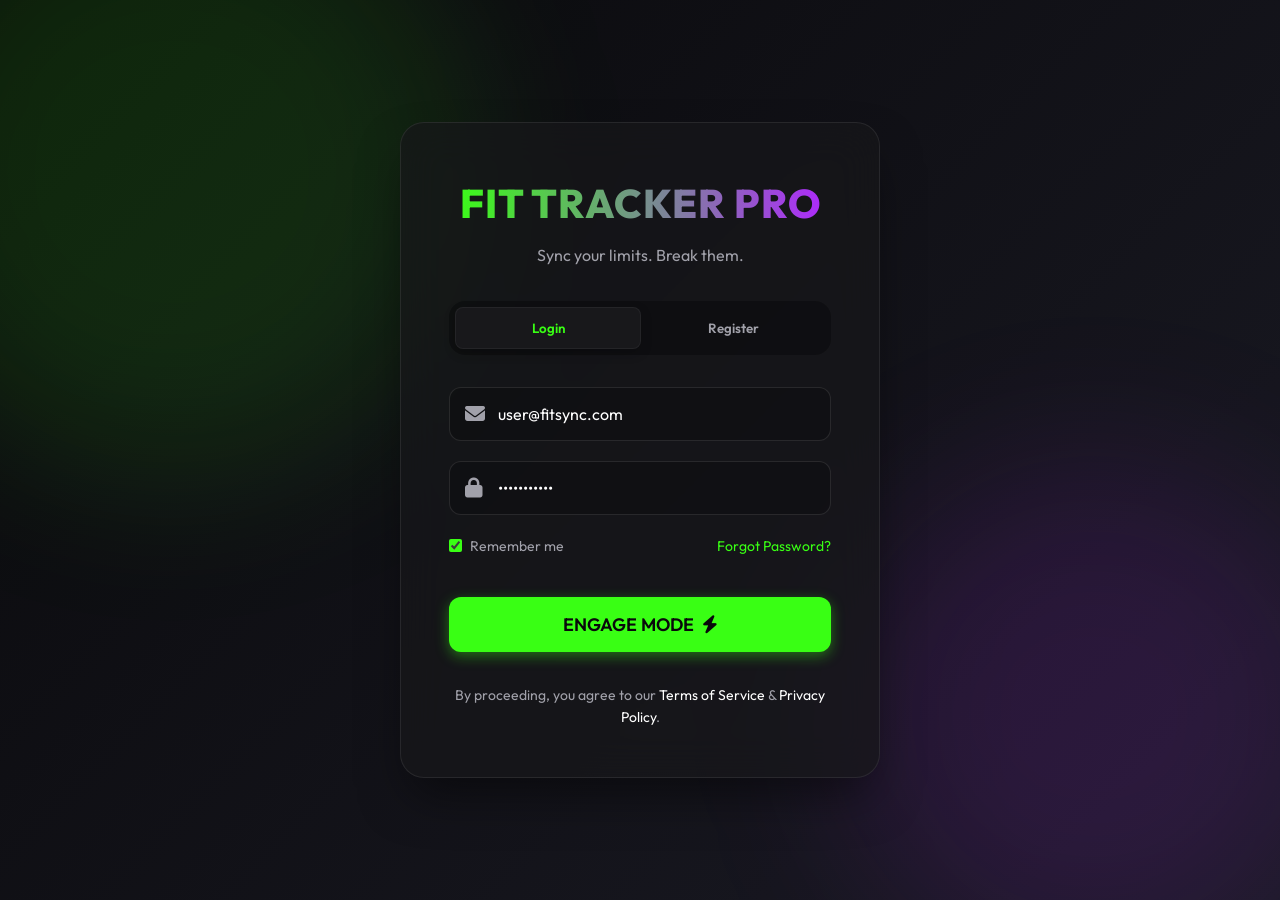
<file: index.html>
<!DOCTYPE html>
<html lang="en">
<head>
    <meta charset="UTF-8">
    <meta name="viewport" content="width=device-width, initial-scale=1.0">
    <title>FIT TRACKER PRO | Sign In</title>
    <!-- Add FontAwesome for icons -->
    <link rel="stylesheet" href="https://cdnjs.cloudflare.com/ajax/libs/font-awesome/6.4.0/css/all.min.css">
    <link rel="stylesheet" href="css/global.css">
    <link rel="stylesheet" href="css/layout.css">
    <link rel="stylesheet" href="css/components.css">
    <link rel="stylesheet" href="css/animations.css">
    <style>
        .auth-container {
            display: flex;
            min-height: 100vh;
            background: linear-gradient(135deg, var(--bg-dark) 0%, #1a1a24 100%);
            align-items: center;
            justify-content: center;
            position: relative;
            overflow: hidden;
        }

        /* Ambient glowing orbs */
        .glow-orb-1 {
            position: absolute;
            width: 50vw;
            height: 50vw;
            max-width: 600px;
            max-height: 600px;
            border-radius: 50%;
            background: rgba(57, 255, 20, 0.12);
            filter: blur(80px);
            top: -10vw;
            left: -10vw;
            z-index: 0;
            animation: float 8s infinite ease-in-out;
        }

        .glow-orb-2 {
            position: absolute;
            width: 40vw;
            height: 40vw;
            max-width: 500px;
            max-height: 500px;
            border-radius: 50%;
            background: rgba(176, 38, 255, 0.12);
            filter: blur(80px);
            bottom: -5vw;
            right: -5vw;
            z-index: 0;
            animation: float 10s infinite ease-in-out reverse;
        }

        @keyframes float {
            0% { transform: translateY(0px) scale(1); }
            50% { transform: translateY(30px) scale(1.05); }
            100% { transform: translateY(0px) scale(1); }
        }

        .auth-card {
            width: 100%;
            max-width: 480px;
            z-index: 10;
            padding: 48px;
            text-align: center;
            backdrop-filter: blur(20px);
            -webkit-backdrop-filter: blur(20px);
            background: rgba(24, 24, 27, 0.7);
            border: 1px solid rgba(255,255,255,0.08);
            box-shadow: 0 25px 50px -12px rgba(0, 0, 0, 0.5);
            border-radius: 24px;
        }

        .auth-logo {
            font-size: 40px;
            margin-bottom: 8px;
        }

        .auth-subtitle {
            color: var(--text-secondary);
            margin-bottom: 32px;
            font-size: 16px;
        }

        .auth-tabs {
            display: flex;
            margin-bottom: 32px;
            background: rgba(0,0,0,0.3);
            border-radius: var(--radius-md);
            padding: 6px;
        }

        .auth-tab {
            flex: 1;
            padding: 12px;
            border-radius: var(--radius-sm);
            font-weight: 600;
            color: var(--text-secondary);
            transition: all var(--transition-fast);
        }

        .auth-tab.active {
            background: var(--bg-card);
            color: var(--accent-neon-green);
            box-shadow: 0 4px 12px rgba(0,0,0,0.2);
            border: 1px solid rgba(255,255,255,0.05);
        }

        .form-control {
            background: rgba(0,0,0,0.2);
            padding: 16px 16px 16px 48px;
            border-radius: 12px;
        }

        .btn-full {
            width: 100%;
            padding: 16px;
            font-size: 18px;
            margin-top: 16px;
            border-radius: 12px;
        }

        .auth-form-view {
            display: none;
        }

        .auth-form-view.active {
            display: block;
            animation: fadeIn 0.4s ease;
        }
    </style>
</head>
<body>

    <div class="auth-container">
        <div class="glow-orb-1"></div>
        <div class="glow-orb-2"></div>

        <div class="auth-card animate-slide-up">
            <div class="logo-text auth-logo">FIT TRACKER PRO</div>
            <p class="auth-subtitle">Sync your limits. Break them.</p>

            <div class="auth-tabs">
                <button class="auth-tab active" onclick="switchTab('login')">Login</button>
                <button class="auth-tab" onclick="switchTab('register')">Register</button>
            </div>

            <!-- Login Form -->
            <form id="loginForm" class="auth-form-view active" onsubmit="handleAuth(event)">
                <div class="form-group input-icon-wrapper">
                    <i class="fa-solid fa-envelope input-icon"></i>
                    <input type="email" class="form-control" placeholder="Email Address" required value="user@fitsync.com">
                </div>
                <div class="form-group input-icon-wrapper">
                    <i class="fa-solid fa-lock input-icon"></i>
                    <input type="password" class="form-control" placeholder="Password" required value="password123">
                </div>
                <div style="display: flex; justify-content: space-between; margin-bottom: 24px;">
                    <label style="color: var(--text-secondary); font-size: 14px; display: flex; align-items: center; gap: 8px; cursor: pointer;">
                        <input type="checkbox" checked style="accent-color: var(--accent-neon-green);"> Remember me
                    </label>
                    <a href="#" style="font-size: 14px; color: var(--accent-neon-green);">Forgot Password?</a>
                </div>
                <button type="submit" class="btn btn-primary btn-full">ENGAGE MODE <i class="fa-solid fa-bolt"></i></button>
            </form>

            <!-- Register Form -->
            <form id="registerForm" class="auth-form-view" onsubmit="handleAuth(event)">
                <div class="form-group input-icon-wrapper">
                    <i class="fa-solid fa-user input-icon"></i>
                    <input type="text" class="form-control" placeholder="Full Name" required>
                </div>
                <div class="form-group input-icon-wrapper">
                    <i class="fa-solid fa-envelope input-icon"></i>
                    <input type="email" class="form-control" placeholder="Email Address" required>
                </div>
                <div class="form-group input-icon-wrapper">
                    <i class="fa-solid fa-lock input-icon"></i>
                    <input type="password" class="form-control" placeholder="Password" required>
                </div>
                <button type="submit" class="btn btn-secondary btn-full">JOIN THE GRID <i class="fa-solid fa-arrow-right"></i></button>
            </form>

            <p style="margin-top: 32px; color: var(--text-secondary); font-size: 14px;">
                By proceeding, you agree to our <a href="#" style="color: var(--text-primary);">Terms of Service</a> & <a href="#" style="color: var(--text-primary);">Privacy Policy</a>.
            </p>
        </div>
    </div>

    <script src="js/auth.js"></script>
</body>
</html>
</file>
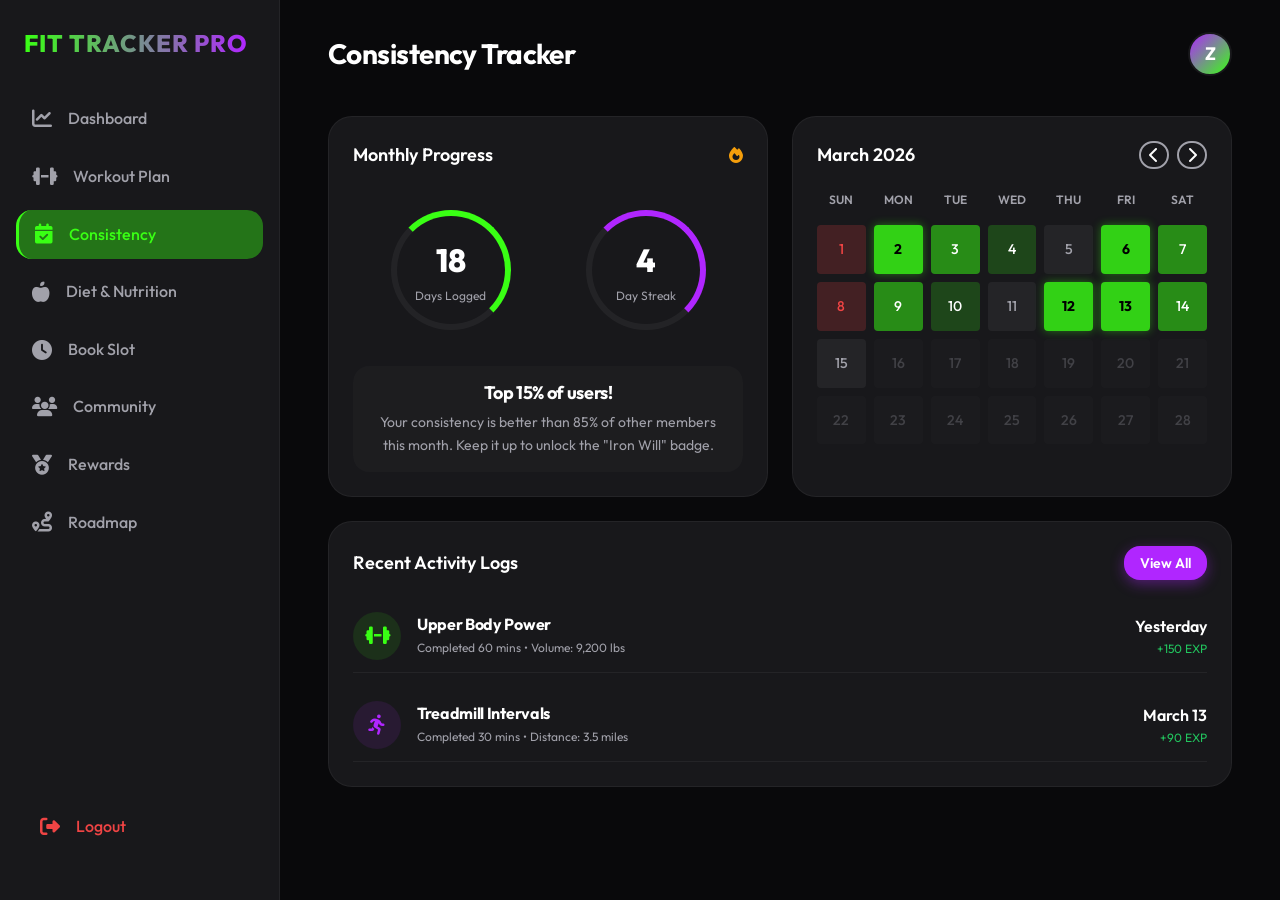
<file: attendance.html>
<!DOCTYPE html>
<html lang="en">
<head>
    <meta charset="UTF-8">
    <meta name="viewport" content="width=device-width, initial-scale=1.0">
    <title>FIT TRACKER PRO | Consistency Tracker</title>
    <link rel="stylesheet" href="https://cdnjs.cloudflare.com/ajax/libs/font-awesome/6.4.0/css/all.min.css">
    <link rel="stylesheet" href="css/global.css">
    <link rel="stylesheet" href="css/layout.css">
    <link rel="stylesheet" href="css/components.css">
    <link rel="stylesheet" href="css/animations.css">
    <style>
        .calendar-grid {
            display: grid;
            grid-template-columns: repeat(7, 1fr);
            gap: 8px;
            margin-top: 16px;
        }
        .calendar-day-header {
            text-align: center;
            font-size: 12px;
            color: var(--text-secondary);
            font-weight: 600;
            margin-bottom: 8px;
        }
        .calendar-box {
            aspect-ratio: 1;
            border-radius: 4px;
            background: rgba(255,255,255,0.05);
            display: flex;
            align-items: center;
            justify-content: center;
            font-size: 14px;
            font-weight: 500;
            color: var(--text-secondary);
            cursor: pointer;
            transition: all var(--transition-fast);
        }
        .calendar-box:hover {
            border: 1px solid var(--accent-neon-green);
            transform: scale(1.1);
        }
        .active-lvl-1 { background: rgba(57, 255, 20, 0.2); color: white; }
        .active-lvl-2 { background: rgba(57, 255, 20, 0.5); color: white; }
        .active-lvl-3 { background: rgba(57, 255, 20, 0.8); color: #000; font-weight: 700; box-shadow: 0 0 10px var(--accent-neon-green-glow); }
        .active-missed { background: rgba(239, 68, 68, 0.2); color: var(--danger); }
        
        .stat-circle {
            width: 120px;
            height: 120px;
            border-radius: 50%;
            border: 6px solid rgba(255,255,255,0.05);
            border-top-color: var(--accent-neon-purple);
            border-right-color: var(--accent-neon-purple);
            display: flex;
            flex-direction: column;
            align-items: center;
            justify-content: center;
            margin: 0 auto;
        }
    </style>
</head>
<body>

    <div class="app-container">
        <!-- Sidebar -->
        <aside class="sidebar" id="sidebar">
            <div class="sidebar-header">
                <div class="logo-text">FIT TRACKER PRO</div>
            </div>
            
            <nav class="sidebar-nav">
                <a href="dashboard.html" class="nav-item">
                    <i class="fa-solid fa-chart-line nav-icon"></i>
                    <span>Dashboard</span>
                </a>
                <a href="workout.html" class="nav-item">
                    <i class="fa-solid fa-dumbbell nav-icon"></i>
                    <span>Workout Plan</span>
                </a>
                <a href="attendance.html" class="nav-item active">
                    <i class="fa-solid fa-calendar-check nav-icon"></i>
                    <span>Consistency</span>
                </a>
                <a href="diet.html" class="nav-item">
                    <i class="fa-solid fa-apple-whole nav-icon"></i>
                    <span>Diet & Nutrition</span>
                </a>
                <a href="booking.html" class="nav-item">
                    <i class="fa-solid fa-clock nav-icon"></i>
                    <span>Book Slot</span>
                </a>
                <a href="community.html" class="nav-item">
                    <i class="fa-solid fa-users nav-icon"></i>
                    <span>Community</span>
                </a>
                <a href="rewards.html" class="nav-item">
                    <i class="fa-solid fa-medal nav-icon"></i>
                    <span>Rewards</span>
                </a>
                <a href="roadmap.html" class="nav-item">
                    <i class="fa-solid fa-route nav-icon"></i>
                    <span>Roadmap</span>
                </a>
            </nav>

            <div class="sidebar-footer">
                <a href="index.html" class="nav-item" style="color: var(--danger);">
                    <i class="fa-solid fa-right-from-bracket nav-icon"></i>
                    <span>Logout</span>
                </a>
            </div>
        </aside>

        <!-- Main Content -->
        <main class="main-content" id="main-content">
            <header class="topbar">
                <i class="fa-solid fa-bars mobile-toggle" onclick="toggleSidebar()"></i>
                <h1 class="topbar-title animate-slide-up delay-100">Consistency Tracker</h1>
                
                <div class="topbar-actions animate-fade-in delay-200">
                    <div class="user-profile-mini" onclick="window.location.href='profile.html'">
                        <div class="avatar">Z</div>
                    </div>
                </div>
            </header>

            <div class="grid-2 animate-slide-up delay-300">
                <!-- Overview Stats -->
                <div class="card" style="display: flex; flex-direction: column; justify-content: space-between;">
                    <div class="card-header">
                        <span class="card-title">Monthly Progress</span>
                        <i class="fa-solid fa-fire" style="color: var(--warning);"></i>
                    </div>
                    
                    <div style="display: flex; justify-content: space-around; align-items: center; padding: 20px 0;">
                        <div class="stat-circle" style="border-top-color: var(--accent-neon-green); border-right-color: var(--accent-neon-green);">
                            <span style="font-size: 32px; font-weight: 800;">18</span>
                            <span style="font-size: 12px; color: var(--text-secondary);">Days Logged</span>
                        </div>
                        
                        <div class="stat-circle">
                            <span style="font-size: 32px; font-weight: 800;">4</span>
                            <span style="font-size: 12px; color: var(--text-secondary);">Day Streak</span>
                        </div>
                    </div>

                    <div style="background: rgba(255,255,255,0.02); padding: 16px; border-radius: var(--radius-md); text-align: center; margin-top: 16px;">
                        <h4 style="font-size: 18px; margin-bottom: 8px;">Top 15% of users!</h4>
                        <p style="color: var(--text-secondary); font-size: 14px;">Your consistency is better than 85% of other members this month. Keep it up to unlock the "Iron Will" badge.</p>
                    </div>
                </div>

                <!-- Calendar View -->
                <div class="card">
                    <div class="card-header">
                        <span class="card-title">March 2026</span>
                        <div style="display: flex; gap: 8px;">
                            <button class="btn btn-outline" style="padding: 4px 8px;"><i class="fa-solid fa-chevron-left"></i></button>
                            <button class="btn btn-outline" style="padding: 4px 8px;"><i class="fa-solid fa-chevron-right"></i></button>
                        </div>
                    </div>

                    <div class="calendar-grid">
                        <div class="calendar-day-header">SUN</div>
                        <div class="calendar-day-header">MON</div>
                        <div class="calendar-day-header">TUE</div>
                        <div class="calendar-day-header">WED</div>
                        <div class="calendar-day-header">THU</div>
                        <div class="calendar-day-header">FRI</div>
                        <div class="calendar-day-header">SAT</div>

                        <!-- Row 1 -->
                        <div class="calendar-box active-missed">1</div>
                        <div class="calendar-box active-lvl-3">2</div>
                        <div class="calendar-box active-lvl-2">3</div>
                        <div class="calendar-box active-lvl-1">4</div>
                        <div class="calendar-box">5</div>
                        <div class="calendar-box active-lvl-3">6</div>
                        <div class="calendar-box active-lvl-2">7</div>

                        <!-- Row 2 -->
                        <div class="calendar-box active-missed">8</div>
                        <div class="calendar-box active-lvl-2">9</div>
                        <div class="calendar-box active-lvl-1">10</div>
                        <div class="calendar-box">11</div>
                        <div class="calendar-box active-lvl-3">12</div>
                        <div class="calendar-box active-lvl-3">13</div>
                        <div class="calendar-box active-lvl-2">14</div>

                        <!-- Row 3 -->
                        <div class="calendar-box">15</div> <!-- Today -->
                        <div class="calendar-box" style="opacity: 0.3;">16</div>
                        <div class="calendar-box" style="opacity: 0.3;">17</div>
                        <div class="calendar-box" style="opacity: 0.3;">18</div>
                        <div class="calendar-box" style="opacity: 0.3;">19</div>
                        <div class="calendar-box" style="opacity: 0.3;">20</div>
                        <div class="calendar-box" style="opacity: 0.3;">21</div>
                        
                        <!-- Filling remainder for visual -->
                        <div class="calendar-box" style="opacity: 0.3;">22</div>
                        <div class="calendar-box" style="opacity: 0.3;">23</div>
                        <div class="calendar-box" style="opacity: 0.3;">24</div>
                        <div class="calendar-box" style="opacity: 0.3;">25</div>
                        <div class="calendar-box" style="opacity: 0.3;">26</div>
                        <div class="calendar-box" style="opacity: 0.3;">27</div>
                        <div class="calendar-box" style="opacity: 0.3;">28</div>
                    </div>
                </div>
            </div>
            
            <div class="card animate-slide-up delay-400" style="margin-top: 24px;">
                <div class="card-header">
                    <span class="card-title">Recent Activity Logs</span>
                    <button class="btn btn-secondary" style="padding: 8px 16px; font-size: 14px;">View All</button>
                </div>
                <div style="display: flex; flex-direction: column; gap: 16px;">
                    <div style="display: flex; justify-content: space-between; align-items: center; padding: 12px 0; border-bottom: 1px solid rgba(255,255,255,0.05);">
                        <div style="display: flex; align-items: center; gap: 16px;">
                            <div style="width: 48px; height: 48px; border-radius: var(--radius-full); background: rgba(57, 255, 20, 0.1); color: var(--accent-neon-green); display: flex; justify-content: center; align-items: center; font-size: 20px;">
                                <i class="fa-solid fa-dumbbell"></i>
                            </div>
                            <div>
                                <h4 style="font-size: 16px; margin-bottom: 4px;">Upper Body Power</h4>
                                <p style="color: var(--text-secondary); font-size: 12px;">Completed 60 mins • Volume: 9,200 lbs</p>
                            </div>
                        </div>
                        <div style="text-align: right;">
                            <div style="font-weight: 600;">Yesterday</div>
                            <div style="color: var(--success); font-size: 12px;">+150 EXP</div>
                        </div>
                    </div>
                    
                    <div style="display: flex; justify-content: space-between; align-items: center; padding: 12px 0; border-bottom: 1px solid rgba(255,255,255,0.05);">
                        <div style="display: flex; align-items: center; gap: 16px;">
                            <div style="width: 48px; height: 48px; border-radius: var(--radius-full); background: rgba(176, 38, 255, 0.1); color: var(--accent-neon-purple); display: flex; justify-content: center; align-items: center; font-size: 20px;">
                                <i class="fa-solid fa-person-running"></i>
                            </div>
                            <div>
                                <h4 style="font-size: 16px; margin-bottom: 4px;">Treadmill Intervals</h4>
                                <p style="color: var(--text-secondary); font-size: 12px;">Completed 30 mins • Distance: 3.5 miles</p>
                            </div>
                        </div>
                        <div style="text-align: right;">
                            <div style="font-weight: 600;">March 13</div>
                            <div style="color: var(--success); font-size: 12px;">+90 EXP</div>
                        </div>
                    </div>
                </div>
            </div>

        </main>
    </div>

    <script src="js/app.js"></script>
</body>
</html>
</file>
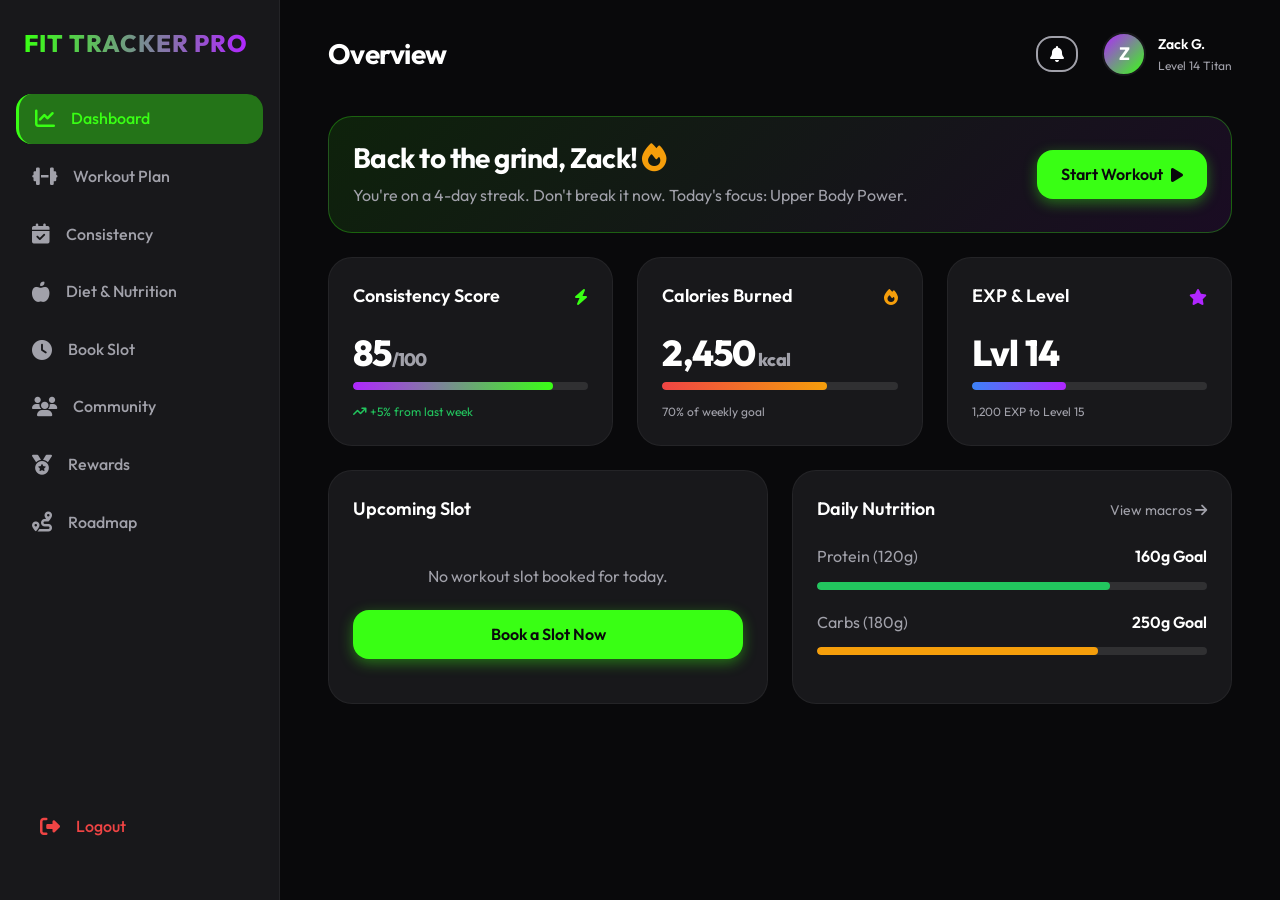
<file: dashboard.html>
<!DOCTYPE html>
<html lang="en">
<head>
    <meta charset="UTF-8">
    <meta name="viewport" content="width=device-width, initial-scale=1.0">
    <title>FIT TRACKER PRO | Dashboard</title>
    <link rel="stylesheet" href="https://cdnjs.cloudflare.com/ajax/libs/font-awesome/6.4.0/css/all.min.css">
    <link rel="stylesheet" href="css/global.css">
    <link rel="stylesheet" href="css/layout.css">
    <link rel="stylesheet" href="css/components.css">
    <link rel="stylesheet" href="css/animations.css">
</head>
<body>

    <div class="app-container">
        <!-- Sidebar -->
        <aside class="sidebar" id="sidebar">
            <div class="sidebar-header">
                <div class="logo-text">FIT TRACKER PRO</div>
            </div>
            
            <nav class="sidebar-nav">
                <a href="dashboard.html" class="nav-item active">
                    <i class="fa-solid fa-chart-line nav-icon"></i>
                    <span>Dashboard</span>
                </a>
                <a href="workout.html" class="nav-item">
                    <i class="fa-solid fa-dumbbell nav-icon"></i>
                    <span>Workout Plan</span>
                </a>
                <a href="attendance.html" class="nav-item">
                    <i class="fa-solid fa-calendar-check nav-icon"></i>
                    <span>Consistency</span>
                </a>
                <a href="diet.html" class="nav-item">
                    <i class="fa-solid fa-apple-whole nav-icon"></i>
                    <span>Diet & Nutrition</span>
                </a>
                <a href="booking.html" class="nav-item">
                    <i class="fa-solid fa-clock nav-icon"></i>
                    <span>Book Slot</span>
                </a>
                <a href="community.html" class="nav-item">
                    <i class="fa-solid fa-users nav-icon"></i>
                    <span>Community</span>
                </a>
                <a href="rewards.html" class="nav-item">
                    <i class="fa-solid fa-medal nav-icon"></i>
                    <span>Rewards</span>
                </a>
                <a href="roadmap.html" class="nav-item">
                    <i class="fa-solid fa-route nav-icon"></i>
                    <span>Roadmap</span>
                </a>
            </nav>

            <div class="sidebar-footer">
                <a href="index.html" class="nav-item" style="color: var(--danger);">
                    <i class="fa-solid fa-right-from-bracket nav-icon"></i>
                    <span>Logout</span>
                </a>
            </div>
        </aside>

        <!-- Main Content -->
        <main class="main-content" id="main-content">
            <!-- Topbar -->
            <header class="topbar">
                <i class="fa-solid fa-bars mobile-toggle" onclick="toggleSidebar()"></i>
                <h1 class="topbar-title animate-slide-up delay-100">Overview</h1>
                
                <div class="topbar-actions animate-fade-in delay-200">
                    <button class="btn btn-outline" style="padding: 8px 12px;"><i class="fa-solid fa-bell"></i></button>
                    <div class="user-profile-mini" onclick="window.location.href='profile.html'">
                        <div class="avatar">Z</div>
                        <div style="display: flex; flex-direction: column;">
                            <span style="font-size: 14px; font-weight: 600;">Zack G.</span>
                            <span style="font-size: 12px; color: var(--text-secondary);">Level 14 Titan</span>
                        </div>
                    </div>
                </div>
            </header>

            <!-- Dashboard Content -->
            <div class="dashboard-grid grid-3 animate-slide-up delay-300">
                <!-- Welcome Card -->
                <div class="card" style="grid-column: 1 / -1; background: linear-gradient(135deg, rgba(57, 255, 20, 0.1), rgba(176, 38, 255, 0.1)); border-color: rgba(57, 255, 20, 0.3);">
                    <div style="display: flex; justify-content: space-between; align-items: center; flex-wrap: wrap; gap: 24px;">
                        <div>
                            <h2 style="font-size: 28px; margin-bottom: 8px;">Back to the grind, Zack! <i class="fa-solid fa-fire" style="color: var(--warning);"></i></h2>
                            <p style="color: var(--text-secondary);">You're on a 4-day streak. Don't break it now. Today's focus: Upper Body Power.</p>
                        </div>
                        <a href="workout.html" class="btn btn-primary">Start Workout <i class="fa-solid fa-play"></i></a>
                    </div>
                </div>

                <!-- Stats Cards -->
                <div class="card">
                    <div class="card-header">
                        <span class="card-title">Consistency Score</span>
                        <i class="fa-solid fa-bolt" style="color: var(--accent-neon-green);"></i>
                    </div>
                    <h3 style="font-size: 36px; margin-bottom: 8px; font-weight: 800;">85<span style="font-size: 18px; color: var(--text-secondary);">/100</span></h3>
                    <div class="progress-container">
                        <div class="progress-bar" style="width: 85%;"></div>
                    </div>
                    <p style="font-size: 12px; color: var(--success); margin-top: 12px;"><i class="fa-solid fa-arrow-trend-up"></i> +5% from last week</p>
                </div>

                <div class="card">
                    <div class="card-header">
                        <span class="card-title">Calories Burned</span>
                        <i class="fa-solid fa-fire" style="color: var(--warning);"></i>
                    </div>
                    <h3 style="font-size: 36px; margin-bottom: 8px; font-weight: 800;">2,450<span style="font-size: 18px; color: var(--text-secondary);"> kcal</span></h3>
                    <div class="progress-container">
                        <div class="progress-bar" style="width: 70%; background: linear-gradient(90deg, #ef4444, #f59e0b);"></div>
                    </div>
                    <p style="font-size: 12px; color: var(--text-secondary); margin-top: 12px;">70% of weekly goal</p>
                </div>

                <div class="card">
                    <div class="card-header">
                        <span class="card-title">EXP & Level</span>
                        <i class="fa-solid fa-star" style="color: var(--accent-neon-purple);"></i>
                    </div>
                    <h3 style="font-size: 36px; margin-bottom: 8px; font-weight: 800;">Lvl 14</h3>
                    <div class="progress-container">
                        <div class="progress-bar" style="width: 40%; background: linear-gradient(90deg, #3b82f6, var(--accent-neon-purple));"></div>
                    </div>
                    <p style="font-size: 12px; color: var(--text-secondary); margin-top: 12px;">1,200 EXP to Level 15</p>
                </div>
            </div>

            <!-- More sections can be added here -->
            <div class="grid-2 animate-slide-up delay-400" style="margin-top: 24px;">
                <div class="card" id="upcoming-slot-card">
                    <div class="card-header">
                        <span class="card-title">Upcoming Slot</span>
                        <span id="slot-badge" class="badge badge-neon">CONFIRMED</span>
                    </div>
                    <div id="upcoming-slot-container">
                        <!-- Content will be injected by JS -->
                        <div style="display: flex; gap: 16px; align-items: center;">
                            <div style="background: rgba(255,255,255,0.05); padding: 16px; border-radius: var(--radius-md); text-align: center; min-width: 80px;">
                                <div id="slot-date-label" style="font-size: 12px; color: var(--text-secondary); text-transform: uppercase;">Today</div>
                                <div id="slot-time" style="font-size: 24px; font-weight: 800; color: var(--accent-neon-green);">18:00</div>
                            </div>
                            <div>
                                <h4 id="slot-zone" style="font-size: 18px; margin-bottom: 4px;">Main Weight Room</h4>
                                <p style="color: var(--text-secondary); font-size: 14px;"><i class="fa-solid fa-location-dot"></i> Zone A (Heavy Weights)</p>
                            </div>
                        </div>
                        <button class="btn btn-outline" style="width: 100%; margin-top: 20px;" onclick="cancelBooking()">Reschedule</button>
                    </div>
                </div>

                <div class="card">
                    <div class="card-header">
                        <span class="card-title">Daily Nutrition</span>
                        <a href="diet.html" style="font-size: 14px; color: var(--text-secondary);">View macros <i class="fa-solid fa-arrow-right"></i></a>
                    </div>
                    
                    <div style="display: flex; justify-content: space-between; margin-bottom: 12px;">
                        <span style="color: var(--text-secondary);">Protein (120g)</span>
                        <span style="font-weight: 600;">160g Goal</span>
                    </div>
                    <div class="progress-container" style="margin-bottom: 20px;">
                        <div class="progress-bar" style="width: 75%; background: var(--success);"></div>
                    </div>

                    <div style="display: flex; justify-content: space-between; margin-bottom: 12px;">
                        <span style="color: var(--text-secondary);">Carbs (180g)</span>
                        <span style="font-weight: 600;">250g Goal</span>
                    </div>
                    <div class="progress-container">
                        <div class="progress-bar" style="width: 72%; background: var(--warning);"></div>
                    </div>
                </div>
            </div>
            
        </main>
    </div>

    <script src="js/app.js"></script>
</body>
</html>
</file>
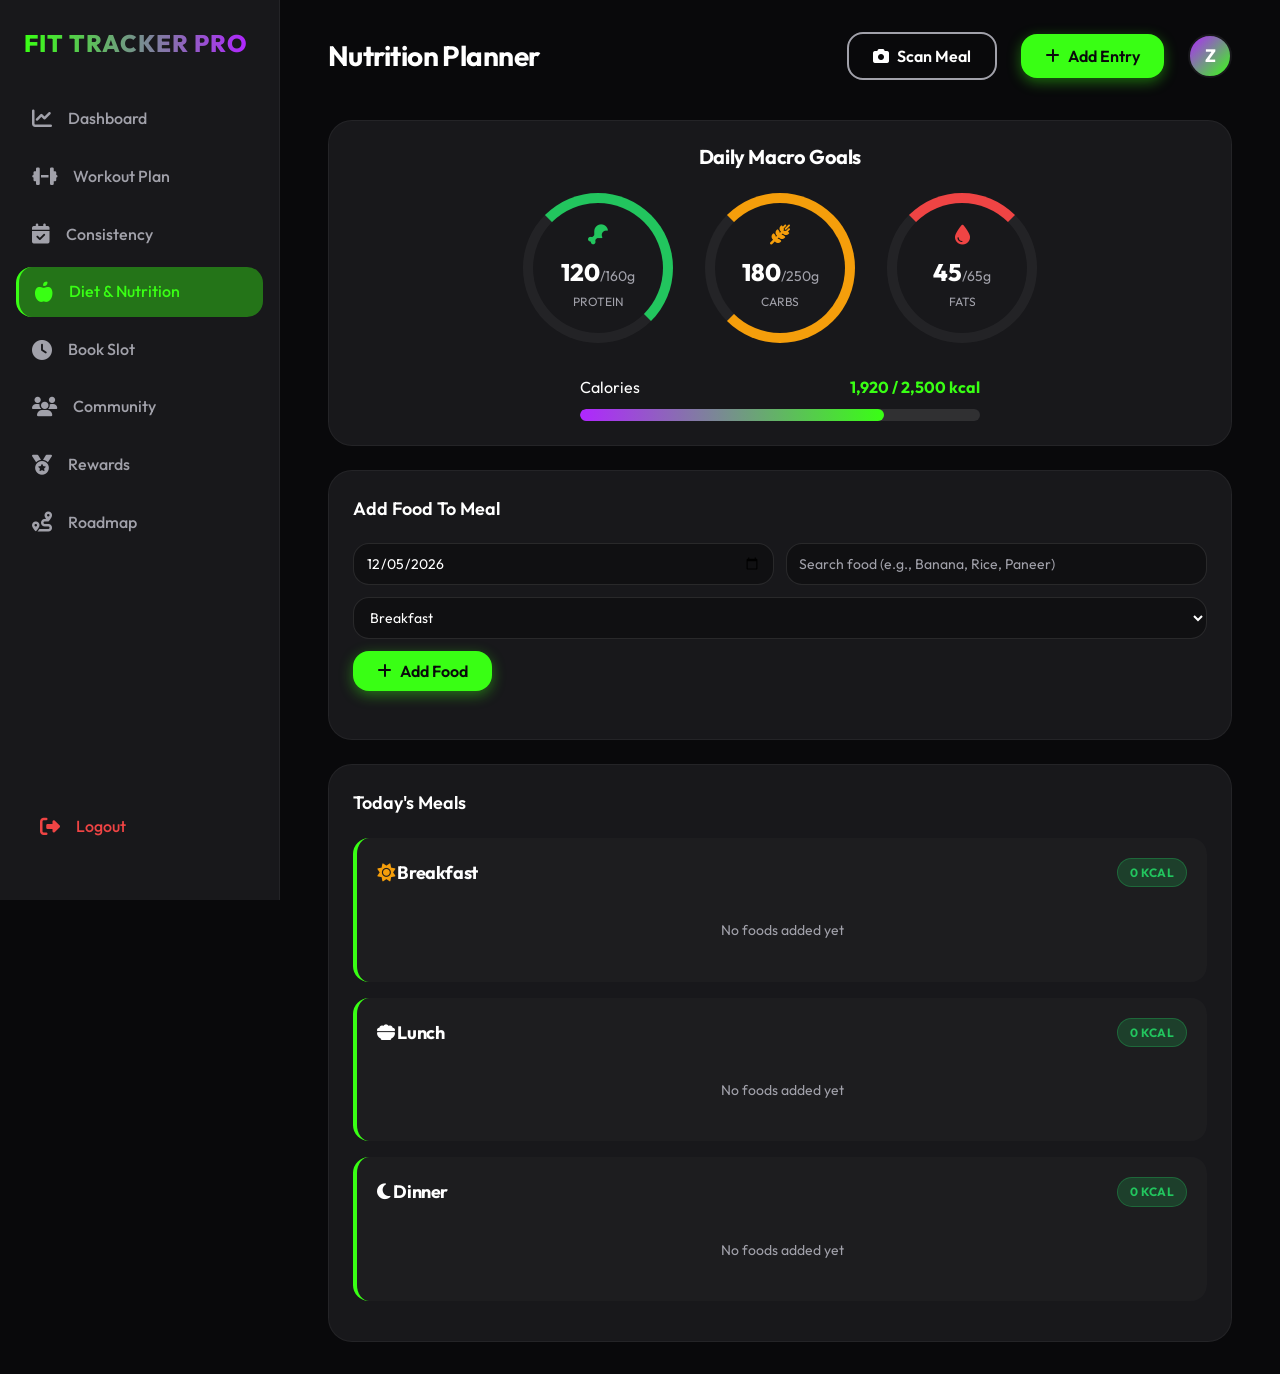
<file: diet.html>
<!DOCTYPE html>
<html lang="en">
<head>
    <meta charset="UTF-8">
    <meta name="viewport" content="width=device-width, initial-scale=1.0">
    <title>FIT TRACKER PRO | Diet & Nutrition</title>
    <link rel="stylesheet" href="https://cdnjs.cloudflare.com/ajax/libs/font-awesome/6.4.0/css/all.min.css">
    <link rel="stylesheet" href="css/global.css">
    <link rel="stylesheet" href="css/layout.css">
    <link rel="stylesheet" href="css/components.css">
    <link rel="stylesheet" href="css/animations.css">
    <style>
        .macro-circle {
            width: 150px;
            height: 150px;
            border-radius: 50%;
            border: 10px solid rgba(255,255,255,0.05);
            display: flex;
            flex-direction: column;
            align-items: center;
            justify-content: center;
            position: relative;
        }
        .macro-protein { border-top-color: var(--success); border-right-color: var(--success); }
        .macro-carbs { border-top-color: var(--warning); border-right-color: var(--warning); border-bottom-color: var(--warning); }
        .macro-fats { border-top-color: var(--danger); }

        .meal-card {
            background: rgba(255,255,255,0.02);
            border-radius: var(--radius-md);
            padding: 20px;
            margin-bottom: 16px;
            border-left: 4px solid var(--accent-neon-green);
        }
        .meal-header {
            display: flex;
            justify-content: space-between;
            align-items: center;
            margin-bottom: 12px;
        }
        .food-item {
            display: flex;
            justify-content: space-between;
            align-items: center;
            padding: 8px 0;
            border-bottom: 1px dashed rgba(255,255,255,0.05);
            color: var(--text-secondary);
            font-size: 14px;
        }
        .food-item:last-child {
            border-bottom: none;
        }
        .form-control {
            width: 100%;
            padding: 10px 12px;
            background: rgba(0,0,0,0.3);
            border: 1px solid rgba(255,255,255,0.1);
            border-radius: var(--radius-md);
            color: var(--text-primary);
            font-size: 14px;
        }
        .form-control::placeholder {
            color: var(--text-secondary);
        }
        .form-control:focus {
            outline: none;
            border-color: var(--accent-neon-green);
            box-shadow: 0 0 10px rgba(0, 255, 150, 0.2);
        }
    </style>
</head>
<body>

    <div class="app-container">
        <!-- Sidebar -->
        <aside class="sidebar" id="sidebar">
            <div class="sidebar-header">
                <div class="logo-text">FIT TRACKER PRO</div>
            </div>
            
            <nav class="sidebar-nav">
                <a href="dashboard.html" class="nav-item">
                    <i class="fa-solid fa-chart-line nav-icon"></i>
                    <span>Dashboard</span>
                </a>
                <a href="workout.html" class="nav-item">
                    <i class="fa-solid fa-dumbbell nav-icon"></i>
                    <span>Workout Plan</span>
                </a>
                <a href="attendance.html" class="nav-item">
                    <i class="fa-solid fa-calendar-check nav-icon"></i>
                    <span>Consistency</span>
                </a>
                <a href="diet.html" class="nav-item active">
                    <i class="fa-solid fa-apple-whole nav-icon"></i>
                    <span>Diet & Nutrition</span>
                </a>
                <a href="booking.html" class="nav-item">
                    <i class="fa-solid fa-clock nav-icon"></i>
                    <span>Book Slot</span>
                </a>
                <a href="community.html" class="nav-item">
                    <i class="fa-solid fa-users nav-icon"></i>
                    <span>Community</span>
                </a>
                <a href="rewards.html" class="nav-item">
                    <i class="fa-solid fa-medal nav-icon"></i>
                    <span>Rewards</span>
                </a>
                <a href="roadmap.html" class="nav-item">
                    <i class="fa-solid fa-route nav-icon"></i>
                    <span>Roadmap</span>
                </a>
            </nav>

            <div class="sidebar-footer">
                <a href="index.html" class="nav-item" style="color: var(--danger);">
                    <i class="fa-solid fa-right-from-bracket nav-icon"></i>
                    <span>Logout</span>
                </a>
            </div>
        </aside>

        <!-- Main Content -->
        <main class="main-content" id="main-content">
            <header class="topbar">
                <i class="fa-solid fa-bars mobile-toggle" onclick="toggleSidebar()"></i>
                <h1 class="topbar-title animate-slide-up delay-100">Nutrition Planner</h1>
                
                <div class="topbar-actions animate-fade-in delay-200">
                    <button class="btn btn-outline"><i class="fa-solid fa-camera"></i> Scan Meal</button>
                    <button class="btn btn-primary"><i class="fa-solid fa-plus"></i> Add Entry</button>
                    <div class="user-profile-mini" onclick="window.location.href='profile.html'">
                        <div class="avatar">Z</div>
                    </div>
                </div>
            </header>

            <div class="grid-1 animate-slide-up delay-300">
                <!-- Macros Overview -->
                <div class="card" style="display: flex; flex-direction: column; justify-content: center; align-items: center; text-align: center;">
                    <h3 style="margin-bottom: 24px; font-size: 20px;">Daily Macro Goals</h3>

                    <div style="display: flex; gap: 32px; flex-wrap: wrap; justify-content: center; margin-bottom: 32px;">
                        <div class="macro-circle macro-protein">
                            <i class="fa-solid fa-drumstick-bite" style="color: var(--success); margin-bottom: 8px; font-size: 20px;"></i>
                            <span style="font-size: 24px; font-weight: 800;">120<span style="font-size: 14px; font-weight: normal; color: var(--text-secondary);">/160g</span></span>
                            <span style="font-size: 12px; color: var(--text-secondary); text-transform: uppercase;">Protein</span>
                        </div>

                        <div class="macro-circle macro-carbs">
                            <i class="fa-solid fa-wheat-awn" style="color: var(--warning); margin-bottom: 8px; font-size: 20px;"></i>
                            <span style="font-size: 24px; font-weight: 800;">180<span style="font-size: 14px; font-weight: normal; color: var(--text-secondary);">/250g</span></span>
                            <span style="font-size: 12px; color: var(--text-secondary); text-transform: uppercase;">Carbs</span>
                        </div>

                        <div class="macro-circle macro-fats">
                            <i class="fa-solid fa-droplet" style="color: var(--danger); margin-bottom: 8px; font-size: 20px;"></i>
                            <span style="font-size: 24px; font-weight: 800;">45<span style="font-size: 14px; font-weight: normal; color: var(--text-secondary);">/65g</span></span>
                            <span style="font-size: 12px; color: var(--text-secondary); text-transform: uppercase;">Fats</span>
                        </div>
                    </div>

                    <div style="width: 100%; max-width: 400px;">
                        <div style="display: flex; justify-content: space-between; margin-bottom: 8px;">
                            <span>Calories</span>
                            <span style="font-weight: 700; color: var(--accent-neon-green);">1,920 / 2,500 kcal</span>
                        </div>
                        <div class="progress-container" style="height: 12px;">
                            <div class="progress-bar" style="width: 76%;"></div>
                        </div>
                    </div>
                </div>

        <!-- Meal Input Section -->
                <div class="card animate-slide-up delay-400">
                    <div class="card-header">
                        <span class="card-title">Add Food To Meal</span>
                    </div>

                    <div style="display: flex; gap: 12px; flex-wrap: wrap; margin-bottom: 24px;">
                        <input type="date" id="mealDate" class="form-control" style="padding: 10px 12px; flex: 1; min-width: 150px; background: rgba(0,0,0,0.3); border: 1px solid rgba(255,255,255,0.1);">

                        <input type="text" id="foodSearch" placeholder="Search food (e.g., Banana, Rice, Paneer)" class="form-control" style="padding: 10px 12px; flex: 1; min-width: 200px; background: rgba(0,0,0,0.3); border: 1px solid rgba(255,255,255,0.1);">

                        <select id="mealType" class="form-control" style="padding: 10px 12px; background: rgba(0,0,0,0.3); border: 1px solid rgba(255,255,255,0.1);">
                            <option value="Breakfast">Breakfast</option>
                            <option value="Lunch">Lunch</option>
                            <option value="Dinner">Dinner</option>
                        </select>

                        <button class="btn btn-primary" onclick="addFood()" style="padding: 10px 24px;"><i class="fa-solid fa-plus"></i> Add Food</button>
                    </div>
                </div>

                <!-- Meals Section -->
                <div class="card animate-slide-up delay-500">
                    <div class="card-header">
                        <span class="card-title">Today's Meals</span>
                    </div>

                    <!-- Breakfast -->
                    <div class="meal-card">
                        <div class="meal-header">
                            <h4 style="font-size: 18px;"><i class="fa-solid fa-sun" style="color: var(--warning);"></i> Breakfast</h4>
                            <span class="badge badge-success" id="breakfastCalories">0 kcal</span>
                        </div>
                        <div id="breakfastContainer" style="max-height: 300px; overflow-y: auto;">
                            <div style="color: var(--text-secondary); font-size: 14px; text-align: center; padding: 20px;">No foods added yet</div>
                        </div>
                    </div>

                    <!-- Lunch -->
                    <div class="meal-card">
                        <div class="meal-header">
                            <h4 style="font-size: 18px;"><i class="fa-solid fa-bowl-food"></i> Lunch</h4>
                            <span class="badge badge-success" id="lunchCalories">0 kcal</span>
                        </div>
                        <div id="lunchContainer" style="max-height: 300px; overflow-y: auto;">
                            <div style="color: var(--text-secondary); font-size: 14px; text-align: center; padding: 20px;">No foods added yet</div>
                        </div>
                    </div>

                    <!-- Dinner -->
                    <div class="meal-card">
                        <div class="meal-header">
                            <h4 style="font-size: 18px;"><i class="fa-solid fa-moon"></i> Dinner</h4>
                            <span class="badge badge-success" id="dinnerCalories">0 kcal</span>
                        </div>
                        <div id="dinnerContainer" style="max-height: 300px; overflow-y: auto;">
                            <div style="color: var(--text-secondary); font-size: 14px; text-align: center; padding: 20px;">No foods added yet</div>
                        </div>
                    </div>
                </div>
            </div>

        </main>
    </div>

    <script src="js/app.js"></script>
</body>
</html>
</file>
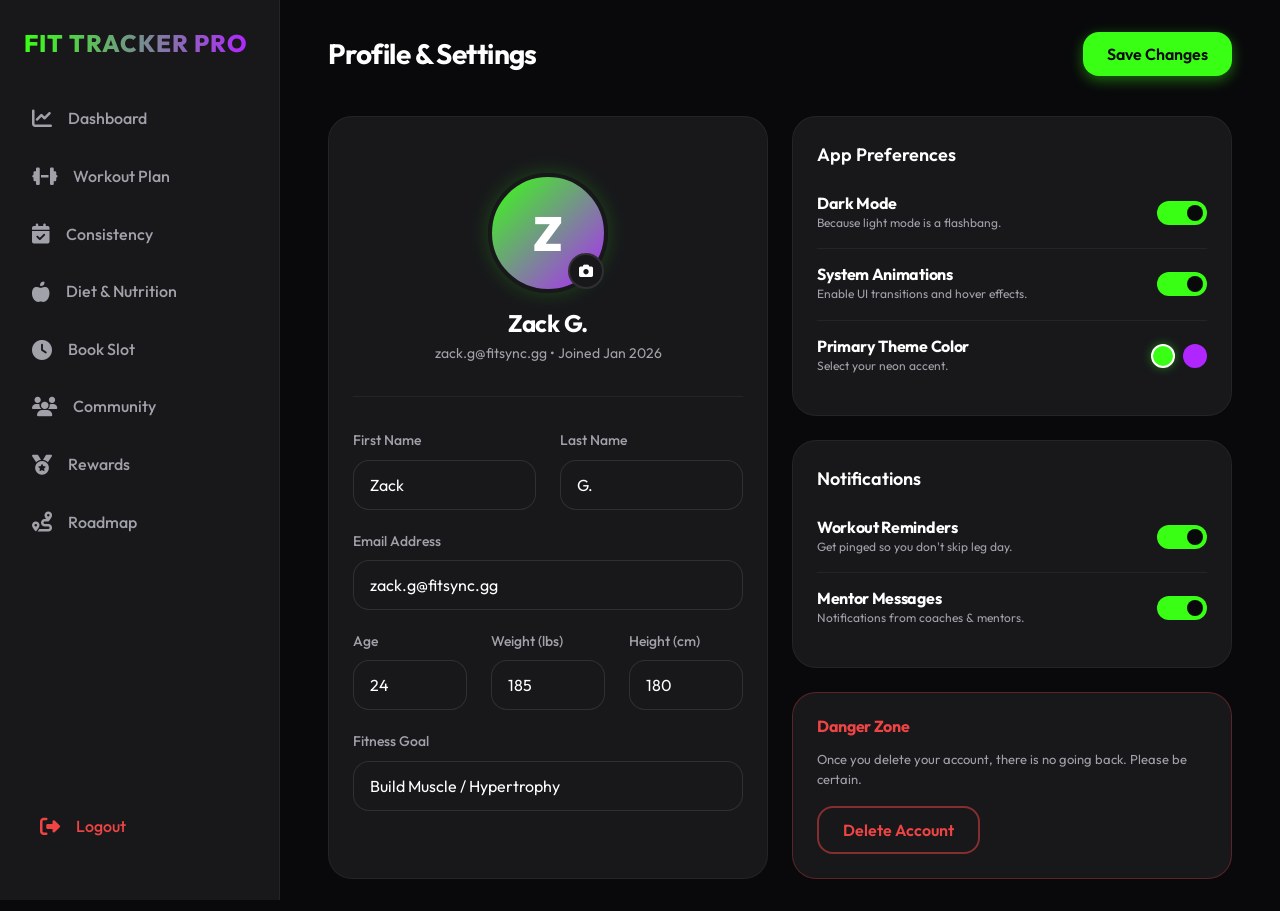
<file: profile.html>
<!DOCTYPE html>
<html lang="en">
<head>
    <meta charset="UTF-8">
    <meta name="viewport" content="width=device-width, initial-scale=1.0">
    <title>FIT TRACKER PRO | Profile</title>
    <link rel="stylesheet" href="https://cdnjs.cloudflare.com/ajax/libs/font-awesome/6.4.0/css/all.min.css">
    <link rel="stylesheet" href="css/global.css">
    <link rel="stylesheet" href="css/layout.css">
    <link rel="stylesheet" href="css/components.css">
    <link rel="stylesheet" href="css/animations.css">
    <style>
        .profile-header {
            display: flex;
            flex-direction: column;
            align-items: center;
            text-align: center;
            padding: 32px 0;
            border-bottom: 1px solid rgba(255,255,255,0.05);
            margin-bottom: 32px;
        }
        .profile-avatar {
            width: 120px;
            height: 120px;
            border-radius: 50%;
            background: linear-gradient(135deg, var(--accent-neon-green), var(--accent-neon-purple));
            display: flex;
            align-items: center;
            justify-content: center;
            font-size: 48px;
            font-weight: 800;
            color: #fff;
            margin-bottom: 16px;
            border: 4px solid var(--bg-card);
            box-shadow: 0 0 20px rgba(57, 255, 20, 0.2);
            position: relative;
        }
        .edit-avatar-btn {
            position: absolute;
            bottom: 0;
            right: 0;
            width: 36px;
            height: 36px;
            border-radius: 50%;
            background: var(--bg-card);
            border: 2px solid rgba(255,255,255,0.1);
            display: flex;
            align-items: center;
            justify-content: center;
            font-size: 14px;
            cursor: pointer;
            transition: all var(--transition-fast);
        }
        .edit-avatar-btn:hover {
            border-color: var(--accent-neon-green);
            color: var(--accent-neon-green);
        }
        
        /* Toggle Switch */
        .switch {
            position: relative;
            display: inline-block;
            width: 50px;
            height: 24px;
        }
        .switch input { 
            opacity: 0;
            width: 0;
            height: 0;
        }
        .slider {
            position: absolute;
            cursor: pointer;
            top: 0;
            left: 0;
            right: 0;
            bottom: 0;
            background-color: rgba(255,255,255,0.1);
            transition: .4s;
            border-radius: 24px;
        }
        .slider:before {
            position: absolute;
            content: "";
            height: 16px;
            width: 16px;
            left: 4px;
            bottom: 4px;
            background-color: white;
            transition: .4s;
            border-radius: 50%;
        }
        input:checked + .slider {
            background-color: var(--accent-neon-green);
        }
        input:checked + .slider:before {
            transform: translateX(26px);
            background-color: var(--bg-dark);
        }
        
        .settings-row {
            display: flex;
            justify-content: space-between;
            align-items: center;
            padding: 16px 0;
            border-bottom: 1px solid rgba(255,255,255,0.05);
        }
        .settings-row:last-child {
            border-bottom: none;
        }
    </style>
</head>
<body>

    <div class="app-container">
        <!-- Sidebar -->
        <aside class="sidebar" id="sidebar">
            <div class="sidebar-header">
                <div class="logo-text">FIT TRACKER PRO</div>
            </div>

            <nav class="sidebar-nav">
                <a href="dashboard.html" class="nav-item">
                    <i class="fa-solid fa-chart-line nav-icon"></i>
                    <span>Dashboard</span>
                </a>
                <a href="workout.html" class="nav-item">
                    <i class="fa-solid fa-dumbbell nav-icon"></i>
                    <span>Workout Plan</span>
                </a>
                <a href="attendance.html" class="nav-item">
                    <i class="fa-solid fa-calendar-check nav-icon"></i>
                    <span>Consistency</span>
                </a>
                <a href="diet.html" class="nav-item">
                    <i class="fa-solid fa-apple-whole nav-icon"></i>
                    <span>Diet & Nutrition</span>
                </a>
                <a href="booking.html" class="nav-item">
                    <i class="fa-solid fa-clock nav-icon"></i>
                    <span>Book Slot</span>
                </a>
                <a href="community.html" class="nav-item">
                    <i class="fa-solid fa-users nav-icon"></i>
                    <span>Community</span>
                </a>
                <a href="rewards.html" class="nav-item">
                    <i class="fa-solid fa-medal nav-icon"></i>
                    <span>Rewards</span>
                </a>
                <a href="roadmap.html" class="nav-item">
                    <i class="fa-solid fa-route nav-icon"></i>
                    <span>Roadmap</span>
                </a>
            </nav>

            <div class="sidebar-footer">
                <a href="index.html" class="nav-item" style="color: var(--danger);">
                    <i class="fa-solid fa-right-from-bracket nav-icon"></i>
                    <span>Logout</span>
                </a>
            </div>
        </aside>

        <!-- Main Content -->
        <main class="main-content" id="main-content">
            <header class="topbar">
                <i class="fa-solid fa-bars mobile-toggle" onclick="toggleSidebar()"></i>
                <h1 class="topbar-title animate-slide-up delay-100">Profile & Settings</h1>
                
                <div class="topbar-actions animate-fade-in delay-200">
                    <button class="btn btn-primary" onclick="saveProfile(this)">Save Changes</button>
                </div>
            </header>

            <div class="grid-2 animate-slide-up delay-300">
                <!-- User Profile Form -->
                <div class="card">
                    <div class="profile-header">
                        <div class="profile-avatar">
                            Z
                            <div class="edit-avatar-btn"><i class="fa-solid fa-camera"></i></div>
                        </div>
                        <h2 style="font-size: 24px; margin-bottom: 4px;">Zack G.</h2>
                        <p style="color: var(--text-secondary); font-size: 14px;">zack.g@fitsync.gg • Joined Jan 2026</p>
                    </div>

                    <form>
                        <div class="grid-2" style="margin-bottom: 20px;">
                            <div class="form-group" style="margin-bottom: 0;">
                                <label class="form-label">First Name</label>
                                <input type="text" class="form-control" value="Zack">
                            </div>
                            <div class="form-group" style="margin-bottom: 0;">
                                <label class="form-label">Last Name</label>
                                <input type="text" class="form-control" value="G.">
                            </div>
                        </div>
                        
                        <div class="form-group">
                            <label class="form-label">Email Address</label>
                            <input type="email" class="form-control" value="zack.g@fitsync.gg">
                        </div>

                        <div class="grid-3" style="margin-bottom: 20px;">
                            <div class="form-group" style="margin-bottom: 0;">
                                <label class="form-label">Age</label>
                                <input type="number" class="form-control" value="24">
                            </div>
                            <div class="form-group" style="margin-bottom: 0;">
                                <label class="form-label">Weight (lbs)</label>
                                <input type="number" class="form-control" value="185">
                            </div>
                            <div class="form-group" style="margin-bottom: 0;">
                                <label class="form-label">Height (cm)</label>
                                <input type="number" class="form-control" value="180">
                            </div>
                        </div>

                        <div class="form-group">
                            <label class="form-label">Fitness Goal</label>
                            <select class="form-control" style="appearance: none;">
                                <option>Maintain Weight</option>
                                <option>Lose Body Fat</option>
                                <option selected>Build Muscle / Hypertrophy</option>
                                <option>Improve Endurance</option>
                                <option>Gain Strength</option>
                            </select>
                        </div>
                    </form>
                </div>

                <!-- Settings -->
                <div style="display: flex; flex-direction: column; gap: 24px;">
                    <!-- App Preferences -->
                    <div class="card">
                        <div class="card-header" style="margin-bottom: 8px;">
                            <span class="card-title">App Preferences</span>
                        </div>
                        
                        <div class="settings-row">
                            <div>
                                <h4 style="font-size: 16px;">Dark Mode</h4>
                                <p style="font-size: 12px; color: var(--text-secondary);">Because light mode is a flashbang.</p>
                            </div>
                            <label class="switch">
                                <input type="checkbox" checked>
                                <span class="slider"></span>
                            </label>
                        </div>

                        <div class="settings-row">
                            <div>
                                <h4 style="font-size: 16px;">System Animations</h4>
                                <p style="font-size: 12px; color: var(--text-secondary);">Enable UI transitions and hover effects.</p>
                            </div>
                            <label class="switch">
                                <input type="checkbox" checked>
                                <span class="slider"></span>
                            </label>
                        </div>

                        <div class="settings-row">
                            <div>
                                <h4 style="font-size: 16px;">Primary Theme Color</h4>
                                <p style="font-size: 12px; color: var(--text-secondary);">Select your neon accent.</p>
                            </div>
                            <div style="display: flex; gap: 8px;">
                                <div style="width: 24px; height: 24px; border-radius: 50%; background: var(--accent-neon-green); border: 2px solid white; cursor: pointer; box-shadow: 0 0 10px var(--accent-neon-green-glow);"></div>
                                <div style="width: 24px; height: 24px; border-radius: 50%; background: var(--accent-neon-purple); cursor: pointer;"></div>
                            </div>
                        </div>
                    </div>

                    <!-- Notifications -->
                    <div class="card">
                        <div class="card-header" style="margin-bottom: 8px;">
                            <span class="card-title">Notifications</span>
                        </div>
                        
                        <div class="settings-row">
                            <div>
                                <h4 style="font-size: 16px;">Workout Reminders</h4>
                                <p style="font-size: 12px; color: var(--text-secondary);">Get pinged so you don't skip leg day.</p>
                            </div>
                            <label class="switch">
                                <input type="checkbox" checked>
                                <span class="slider"></span>
                            </label>
                        </div>

                        <div class="settings-row">
                            <div>
                                <h4 style="font-size: 16px;">Mentor Messages</h4>
                                <p style="font-size: 12px; color: var(--text-secondary);">Notifications from coaches & mentors.</p>
                            </div>
                            <label class="switch">
                                <input type="checkbox" checked>
                                <span class="slider"></span>
                            </label>
                        </div>
                    </div>

                    <!-- Danger Zone -->
                    <div class="card" style="border-color: rgba(239, 68, 68, 0.3);">
                        <h4 style="color: var(--danger); font-size: 16px; margin-bottom: 12px;">Danger Zone</h4>
                        <p style="font-size: 13px; color: var(--text-secondary); margin-bottom: 16px;">Once you delete your account, there is no going back. Please be certain.</p>
                        <button class="btn btn-outline" style="border-color: rgba(239, 68, 68, 0.5); color: var(--danger);">Delete Account</button>
                    </div>
                </div>
            </div>

        </main>
    </div>

    <script src="js/app.js"></script>
    <script>
        function saveProfile(btn) {
            const originalText = btn.innerHTML;
            btn.innerHTML = '<i class="fa-solid fa-circle-notch fa-spin"></i> Saving...';
            btn.style.opacity = '0.8';
            setTimeout(() => {
                btn.innerHTML = 'Saved <i class="fa-solid fa-check"></i>';
                btn.classList.remove('btn-primary');
                btn.classList.add('btn-secondary');
                btn.style.background = 'var(--success)';
                btn.style.color = '#fff';
                btn.style.boxShadow = '0 0 15px var(--success)';
                btn.style.opacity = '1';
                setTimeout(() => {
                    btn.innerHTML = originalText;
                    btn.classList.add('btn-primary');
                    btn.classList.remove('btn-secondary');
                    btn.style.background = '';
                    btn.style.color = '';
                    btn.style.boxShadow = '';
                }, 2000);
            }, 800);
        }
    </script>
</body>
</html>
</file>
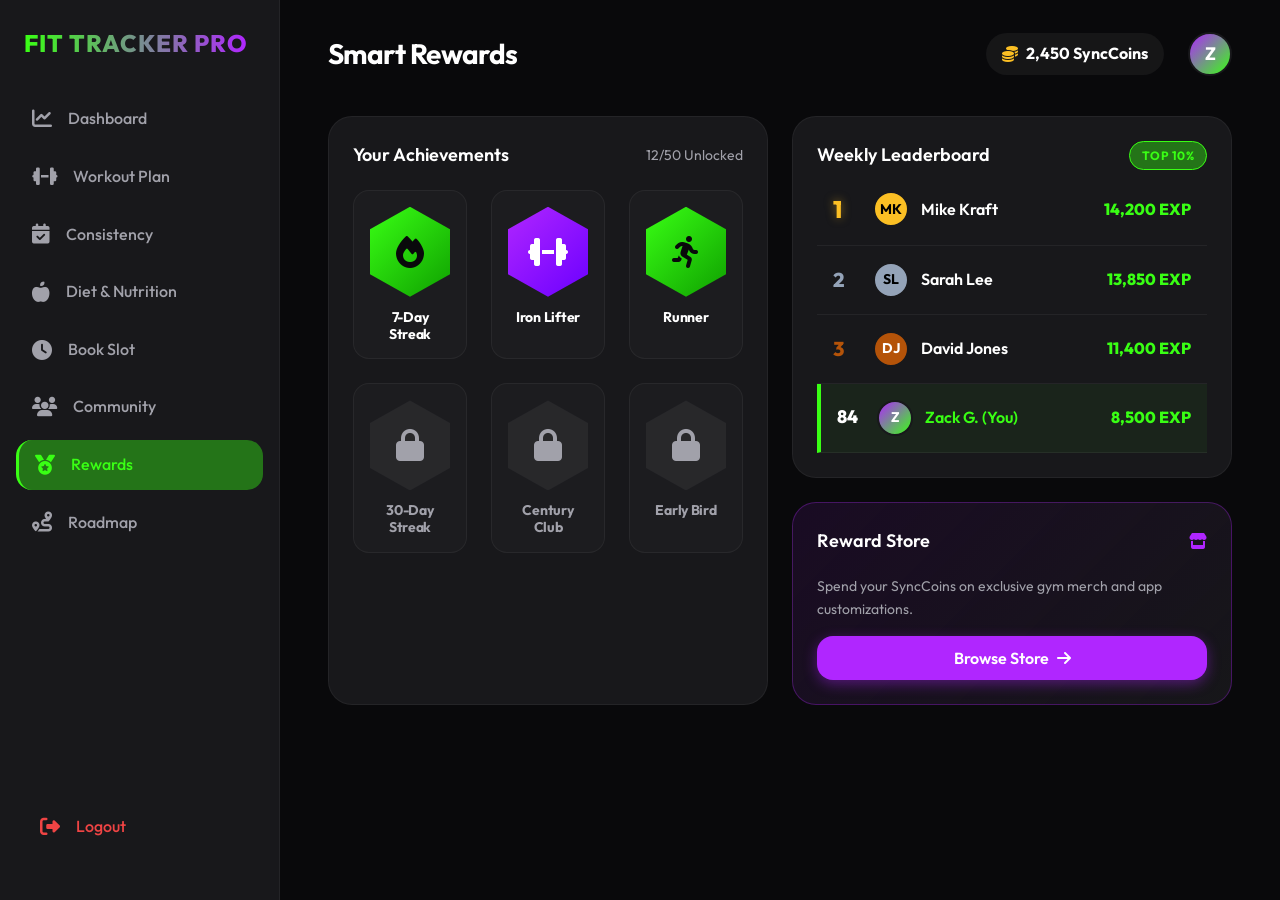
<file: rewards.html>
<!DOCTYPE html>
<html lang="en">
<head>
    <meta charset="UTF-8">
    <meta name="viewport" content="width=device-width, initial-scale=1.0">
    <title>FIT TRACKER PRO | Rewards</title>
    <link rel="stylesheet" href="https://cdnjs.cloudflare.com/ajax/libs/font-awesome/6.4.0/css/all.min.css">
    <link rel="stylesheet" href="css/global.css">
    <link rel="stylesheet" href="css/layout.css">
    <link rel="stylesheet" href="css/components.css">
    <link rel="stylesheet" href="css/animations.css">
    <style>
        .badge-hexagon {
            width: 80px;
            height: 90px;
            background: rgba(255,255,255,0.05);
            clip-path: polygon(50% 0%, 100% 25%, 100% 75%, 50% 100%, 0% 75%, 0% 25%);
            display: flex;
            align-items: center;
            justify-content: center;
            font-size: 32px;
            color: var(--text-secondary);
            margin: 0 auto 12px;
            transition: all var(--transition-bounce);
        }
        .badge-card {
            text-align: center;
            padding: 16px;
            border-radius: var(--radius-md);
            background: rgba(255,255,255,0.02);
            border: 1px solid rgba(255,255,255,0.05);
        }
        .badge-card.unlocked .badge-hexagon {
            background: linear-gradient(135deg, var(--accent-neon-green), #0fa000);
            color: var(--bg-dark);
            box-shadow: 0 0 20px var(--accent-neon-green-glow);
        }
        .badge-card.unlocked-epic .badge-hexagon {
            background: linear-gradient(135deg, var(--accent-neon-purple), #6b00ff);
            color: #fff;
            box-shadow: 0 0 20px var(--accent-neon-purple-glow);
        }
        .badge-card:hover .badge-hexagon {
            transform: scale(1.1) rotate(5deg);
        }

        .leaderboard-item {
            display: flex;
            align-items: center;
            padding: 16px;
            border-bottom: 1px solid rgba(255,255,255,0.05);
            transition: background var(--transition-fast);
        }
        .leaderboard-item:hover {
            background: rgba(255,255,255,0.02);
        }
        .leaderboard-rank {
            width: 40px;
            font-weight: 800;
            font-size: 18px;
            color: var(--text-secondary);
        }
        .rank-1 { color: #fbbf24; font-size: 24px; text-shadow: 0 0 10px rgba(251, 191, 36, 0.5); }
        .rank-2 { color: #94a3b8; font-size: 20px; }
        .rank-3 { color: #b45309; font-size: 20px; }
    </style>
</head>
<body>

    <div class="app-container">
        <!-- Sidebar -->
        <aside class="sidebar" id="sidebar">
            <div class="sidebar-header">
                <div class="logo-text">FIT TRACKER PRO</div>
            </div>
            
            <nav class="sidebar-nav">
                <a href="dashboard.html" class="nav-item">
                    <i class="fa-solid fa-chart-line nav-icon"></i>
                    <span>Dashboard</span>
                </a>
                <a href="workout.html" class="nav-item">
                    <i class="fa-solid fa-dumbbell nav-icon"></i>
                    <span>Workout Plan</span>
                </a>
                <a href="attendance.html" class="nav-item">
                    <i class="fa-solid fa-calendar-check nav-icon"></i>
                    <span>Consistency</span>
                </a>
                <a href="diet.html" class="nav-item">
                    <i class="fa-solid fa-apple-whole nav-icon"></i>
                    <span>Diet & Nutrition</span>
                </a>
                <a href="booking.html" class="nav-item">
                    <i class="fa-solid fa-clock nav-icon"></i>
                    <span>Book Slot</span>
                </a>
                <a href="community.html" class="nav-item">
                    <i class="fa-solid fa-users nav-icon"></i>
                    <span>Community</span>
                </a>
                <a href="rewards.html" class="nav-item active">
                    <i class="fa-solid fa-medal nav-icon"></i>
                    <span>Rewards</span>
                </a>
                <a href="roadmap.html" class="nav-item">
                    <i class="fa-solid fa-route nav-icon"></i>
                    <span>Roadmap</span>
                </a>
            </nav>

            <div class="sidebar-footer">
                <a href="index.html" class="nav-item" style="color: var(--danger);">
                    <i class="fa-solid fa-right-from-bracket nav-icon"></i>
                    <span>Logout</span>
                </a>
            </div>
        </aside>

        <!-- Main Content -->
        <main class="main-content" id="main-content">
            <header class="topbar">
                <i class="fa-solid fa-bars mobile-toggle" onclick="toggleSidebar()"></i>
                <h1 class="topbar-title animate-slide-up delay-100">Smart Rewards</h1>
                
                <div class="topbar-actions animate-fade-in delay-200">
                    <div style="background: rgba(255,255,255,0.05); padding: 8px 16px; border-radius: var(--radius-full); display: flex; align-items: center; gap: 8px;">
                        <i class="fa-solid fa-coins" style="color: #fbbf24;"></i>
                        <span style="font-weight: 700;">2,450 SyncCoins</span>
                    </div>
                    <div class="user-profile-mini" onclick="window.location.href='profile.html'">
                        <div class="avatar">Z</div>
                    </div>
                </div>
            </header>

            <div class="grid-2 animate-slide-up delay-300">
                <!-- Badges Matrix -->
                <div class="card">
                    <div class="card-header">
                        <span class="card-title">Your Achievements</span>
                        <span style="font-size: 14px; color: var(--text-secondary);">12/50 Unlocked</span>
                    </div>

                    <div class="grid-3">
                        <div class="badge-card unlocked">
                            <div class="badge-hexagon"><i class="fa-solid fa-fire"></i></div>
                            <h4 style="font-size: 14px;">7-Day Streak</h4>
                        </div>
                        <div class="badge-card unlocked-epic">
                            <div class="badge-hexagon"><i class="fa-solid fa-dumbbell"></i></div>
                            <h4 style="font-size: 14px;">Iron Lifter</h4>
                        </div>
                        <div class="badge-card unlocked">
                            <div class="badge-hexagon"><i class="fa-solid fa-person-running"></i></div>
                            <h4 style="font-size: 14px;">Runner</h4>
                        </div>
                        <div class="badge-card">
                            <div class="badge-hexagon"><i class="fa-solid fa-lock"></i></div>
                            <h4 style="font-size: 14px; color: var(--text-secondary);">30-Day Streak</h4>
                        </div>
                        <div class="badge-card">
                            <div class="badge-hexagon"><i class="fa-solid fa-lock"></i></div>
                            <h4 style="font-size: 14px; color: var(--text-secondary);">Century Club</h4>
                        </div>
                        <div class="badge-card">
                            <div class="badge-hexagon"><i class="fa-solid fa-lock"></i></div>
                            <h4 style="font-size: 14px; color: var(--text-secondary);">Early Bird</h4>
                        </div>
                    </div>
                </div>

                <!-- Leaderboard & Store -->
                <div style="display: flex; flex-direction: column; gap: 24px;">
                    <!-- Global Leaderboard -->
                    <div class="card" style="flex: 1;">
                        <div class="card-header">
                            <span class="card-title">Weekly Leaderboard</span>
                            <div class="badge badge-neon">TOP 10%</div>
                        </div>
                        
                        <div style="margin-top: -16px;">
                            <div class="leaderboard-item">
                                <div class="leaderboard-rank rank-1">1</div>
                                <div class="avatar" style="width: 36px; height: 36px; font-size: 14px; margin-right: 12px; background: #fbbf24; color: #000;">MK</div>
                                <div style="flex: 1; font-weight: 600;">Mike Kraft</div>
                                <div style="font-weight: 800; color: var(--accent-neon-green);">14,200 EXP</div>
                            </div>
                            <div class="leaderboard-item">
                                <div class="leaderboard-rank rank-2">2</div>
                                <div class="avatar" style="width: 36px; height: 36px; font-size: 14px; margin-right: 12px; background: #94a3b8; color: #000;">SL</div>
                                <div style="flex: 1; font-weight: 600;">Sarah Lee</div>
                                <div style="font-weight: 800; color: var(--accent-neon-green);">13,850 EXP</div>
                            </div>
                            <div class="leaderboard-item">
                                <div class="leaderboard-rank rank-3">3</div>
                                <div class="avatar" style="width: 36px; height: 36px; font-size: 14px; margin-right: 12px; background: #b45309; color: #fff;">DJ</div>
                                <div style="flex: 1; font-weight: 600;">David Jones</div>
                                <div style="font-weight: 800; color: var(--accent-neon-green);">11,400 EXP</div>
                            </div>
                            <!-- Current User -->
                            <div class="leaderboard-item" style="background: rgba(57, 255, 20, 0.05); border-left: 4px solid var(--accent-neon-green);">
                                <div class="leaderboard-rank" style="color: var(--text-primary);">84</div>
                                <div class="avatar" style="width: 36px; height: 36px; font-size: 14px; margin-right: 12px;">Z</div>
                                <div style="flex: 1; font-weight: 600; color: var(--accent-neon-green);">Zack G. (You)</div>
                                <div style="font-weight: 800; color: var(--accent-neon-green);">8,500 EXP</div>
                            </div>
                        </div>
                    </div>

                    <!-- Sync Store Mini -->
                    <div class="card" style="background: linear-gradient(135deg, rgba(176, 38, 255, 0.1), rgba(24, 24, 27, 0.9)); border-color: rgba(176, 38, 255, 0.3);">
                        <div class="card-header">
                            <span class="card-title">Reward Store</span>
                            <i class="fa-solid fa-store" style="color: var(--accent-neon-purple);"></i>
                        </div>
                        <p style="color: var(--text-secondary); font-size: 14px; margin-bottom: 16px;">Spend your SyncCoins on exclusive gym merch and app customizations.</p>
                        <button class="btn btn-secondary" style="width: 100%;">Browse Store <i class="fa-solid fa-arrow-right"></i></button>
                    </div>
                </div>
            </div>

        </main>
    </div>

    <script src="js/app.js"></script>
</body>
</html>
</file>
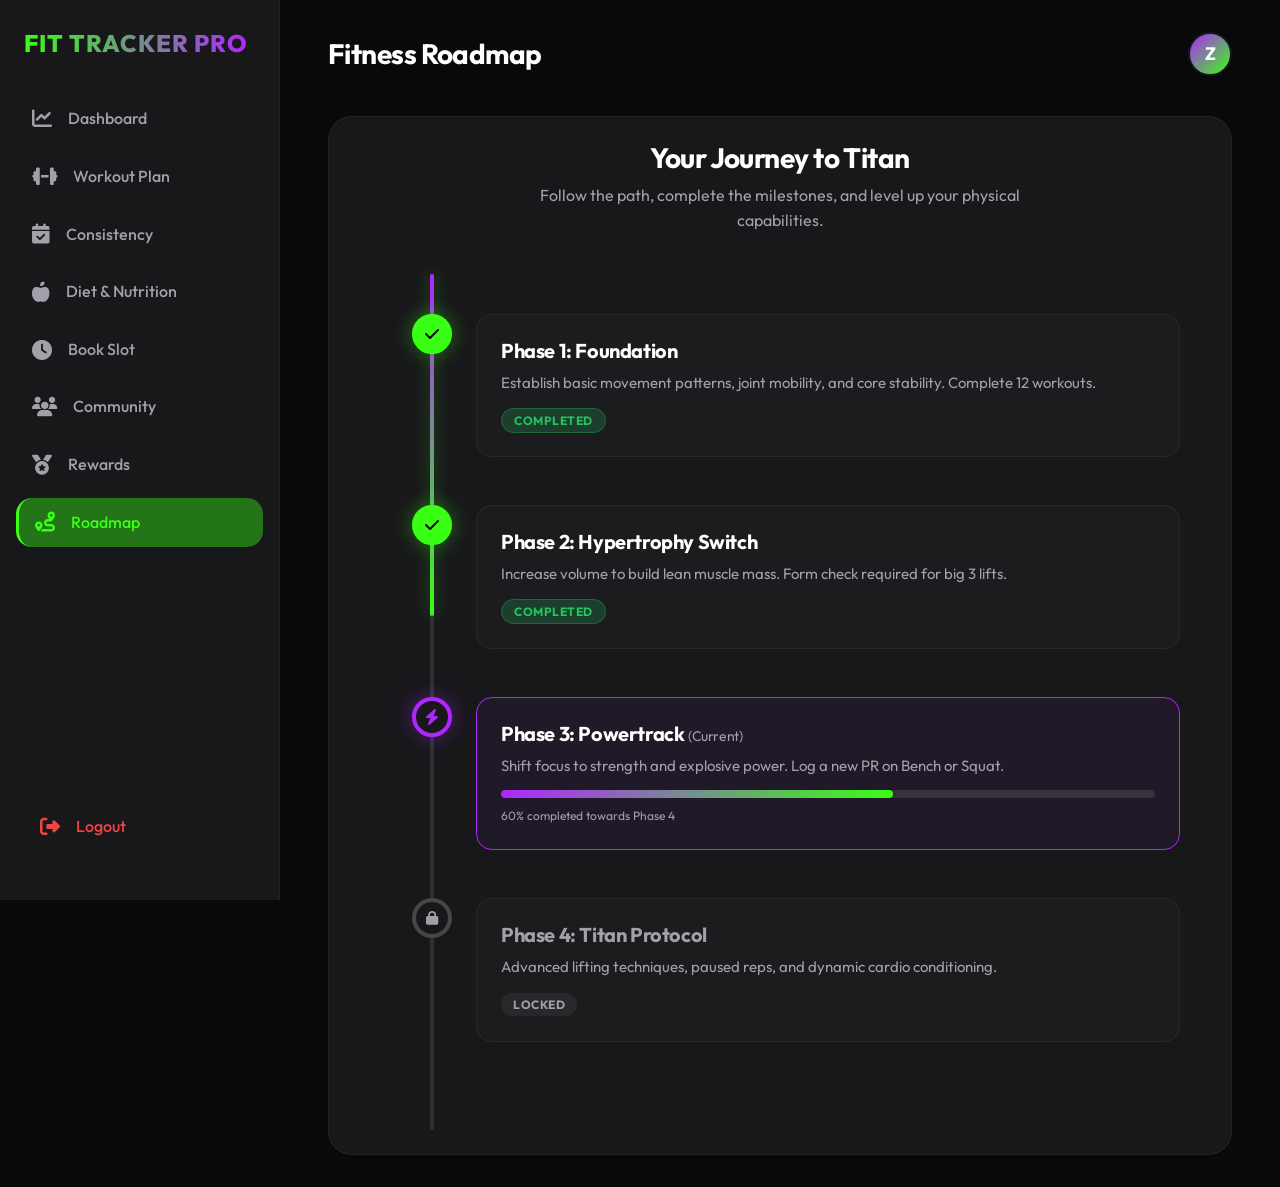
<file: roadmap.html>
<!DOCTYPE html>
<html lang="en">
<head>
    <meta charset="UTF-8">
    <meta name="viewport" content="width=device-width, initial-scale=1.0">
    <title>FIT TRACKER PRO | Roadmap</title>
    <link rel="stylesheet" href="https://cdnjs.cloudflare.com/ajax/libs/font-awesome/6.4.0/css/all.min.css">
    <link rel="stylesheet" href="css/global.css">
    <link rel="stylesheet" href="css/layout.css">
    <link rel="stylesheet" href="css/components.css">
    <link rel="stylesheet" href="css/animations.css">
    <style>
        .roadmap-container {
            position: relative;
            padding: 40px 0;
            max-width: 800px;
            margin: 0 auto;
        }
        .roadmap-line {
            position: absolute;
            left: 50px;
            top: 0;
            bottom: 0;
            width: 4px;
            background: rgba(255,255,255,0.1);
            border-radius: var(--radius-full);
            z-index: 0;
        }
        .roadmap-progress {
            position: absolute;
            left: 0;
            top: 0;
            width: 100%;
            height: 40%; /* 40% completed */
            background: linear-gradient(180deg, var(--accent-neon-purple), var(--accent-neon-green));
            border-radius: var(--radius-full);
            z-index: 1;
            box-shadow: 0 0 15px var(--accent-neon-green-glow);
        }
        .milestone {
            position: relative;
            z-index: 2;
            display: flex;
            align-items: flex-start;
            margin-bottom: 48px;
            gap: 24px;
        }
        .milestone-node {
            width: 40px;
            height: 40px;
            border-radius: 50%;
            background: var(--bg-card);
            border: 4px solid rgba(255,255,255,0.2);
            display: flex;
            align-items: center;
            justify-content: center;
            flex-shrink: 0;
            margin-left: 32px; /* 50px line - 20px radius + some padding */
            transition: all var(--transition-fast);
        }
        .milestone.completed .milestone-node {
            border-color: var(--accent-neon-green);
            background: var(--accent-neon-green);
            color: var(--bg-dark);
            box-shadow: 0 0 20px var(--accent-neon-green-glow);
        }
        .milestone.active .milestone-node {
            border-color: var(--accent-neon-purple);
            background: var(--bg-card);
            color: var(--accent-neon-purple);
            box-shadow: 0 0 20px var(--accent-neon-purple-glow);
            animation: pulseGlow 2s infinite;
        }
        .milestone-content {
            background: rgba(255,255,255,0.02);
            border: 1px solid rgba(255,255,255,0.05);
            border-radius: var(--radius-md);
            padding: 24px;
            flex: 1;
            transition: all var(--transition-fast);
        }
        .milestone.active .milestone-content {
            border-color: var(--accent-neon-purple);
            background: rgba(176, 38, 255, 0.05);
        }
        .milestone-content h3 {
            font-size: 20px;
            margin-bottom: 8px;
        }
        .milestone-content p {
            color: var(--text-secondary);
            font-size: 15px;
            margin-bottom: 12px;
        }
    </style>
</head>
<body>

    <div class="app-container">
        <!-- Sidebar -->
        <aside class="sidebar" id="sidebar">
            <div class="sidebar-header">
                <div class="logo-text">FIT TRACKER PRO</div>
            </div>

            <nav class="sidebar-nav">
                <a href="dashboard.html" class="nav-item">
                    <i class="fa-solid fa-chart-line nav-icon"></i>
                    <span>Dashboard</span>
                </a>
                <a href="workout.html" class="nav-item">
                    <i class="fa-solid fa-dumbbell nav-icon"></i>
                    <span>Workout Plan</span>
                </a>
                <a href="attendance.html" class="nav-item">
                    <i class="fa-solid fa-calendar-check nav-icon"></i>
                    <span>Consistency</span>
                </a>
                <a href="diet.html" class="nav-item">
                    <i class="fa-solid fa-apple-whole nav-icon"></i>
                    <span>Diet & Nutrition</span>
                </a>
                <a href="booking.html" class="nav-item">
                    <i class="fa-solid fa-clock nav-icon"></i>
                    <span>Book Slot</span>
                </a>
                <a href="community.html" class="nav-item">
                    <i class="fa-solid fa-users nav-icon"></i>
                    <span>Community</span>
                </a>
                <a href="rewards.html" class="nav-item">
                    <i class="fa-solid fa-medal nav-icon"></i>
                    <span>Rewards</span>
                </a>
                <a href="roadmap.html" class="nav-item active">
                    <i class="fa-solid fa-route nav-icon"></i>
                    <span>Roadmap</span>
                </a>
            </nav>

            <div class="sidebar-footer">
                <a href="index.html" class="nav-item" style="color: var(--danger);">
                    <i class="fa-solid fa-right-from-bracket nav-icon"></i>
                    <span>Logout</span>
                </a>
            </div>
        </aside>

        <!-- Main Content -->
        <main class="main-content" id="main-content">
            <header class="topbar">
                <i class="fa-solid fa-bars mobile-toggle" onclick="toggleSidebar()"></i>
                <h1 class="topbar-title animate-slide-up delay-100">Fitness Roadmap</h1>
                
                <div class="topbar-actions animate-fade-in delay-200">
                    <div class="user-profile-mini" onclick="window.location.href='profile.html'">
                        <div class="avatar">Z</div>
                    </div>
                </div>
            </header>

            <div class="card animate-slide-up delay-300">
                <div style="text-align: center; margin-bottom: 40px;">
                    <h2 style="font-size: 28px; margin-bottom: 8px;">Your Journey to Titan</h2>
                    <p style="color: var(--text-secondary); max-width: 500px; margin: 0 auto;">Follow the path, complete the milestones, and level up your physical capabilities.</p>
                </div>

                <div class="roadmap-container">
                    <div class="roadmap-line">
                        <div class="roadmap-progress"></div>
                    </div>

                    <!-- Milestone 1 -->
                    <div class="milestone completed">
                        <div class="milestone-node"><i class="fa-solid fa-check"></i></div>
                        <div class="milestone-content">
                            <h3>Phase 1: Foundation</h3>
                            <p>Establish basic movement patterns, joint mobility, and core stability. Complete 12 workouts.</p>
                            <span class="badge badge-success">COMPLETED</span>
                        </div>
                    </div>

                    <!-- Milestone 2 -->
                    <div class="milestone completed">
                        <div class="milestone-node"><i class="fa-solid fa-check"></i></div>
                        <div class="milestone-content">
                            <h3>Phase 2: Hypertrophy Switch</h3>
                            <p>Increase volume to build lean muscle mass. Form check required for big 3 lifts.</p>
                            <span class="badge badge-success">COMPLETED</span>
                        </div>
                    </div>

                    <!-- Milestone 3 -->
                    <div class="milestone active">
                        <div class="milestone-node"><i class="fa-solid fa-bolt"></i></div>
                        <div class="milestone-content">
                            <h3>Phase 3: Powertrack <span style="font-size: 14px; font-weight: normal; color: var(--text-secondary);">(Current)</span></h3>
                            <p>Shift focus to strength and explosive power. Log a new PR on Bench or Squat.</p>
                            <div class="progress-container">
                                <div class="progress-bar" style="width: 60%;"></div>
                            </div>
                            <p style="font-size: 12px; margin-top: 8px; margin-bottom: 0;">60% completed towards Phase 4</p>
                        </div>
                    </div>

                    <!-- Milestone 4 -->
                    <div class="milestone">
                        <div class="milestone-node"><i class="fa-solid fa-lock" style="font-size: 14px; color: var(--text-secondary);"></i></div>
                        <div class="milestone-content">
                            <h3 style="color: var(--text-secondary);">Phase 4: Titan Protocol</h3>
                            <p>Advanced lifting techniques, paused reps, and dynamic cardio conditioning.</p>
                            <span class="badge" style="background: rgba(255,255,255,0.05); color: var(--text-secondary);">LOCKED</span>
                        </div>
                    </div>
                </div>
            </div>

        </main>
    </div>

    <script src="js/app.js"></script>
</body>
</html>
</file>
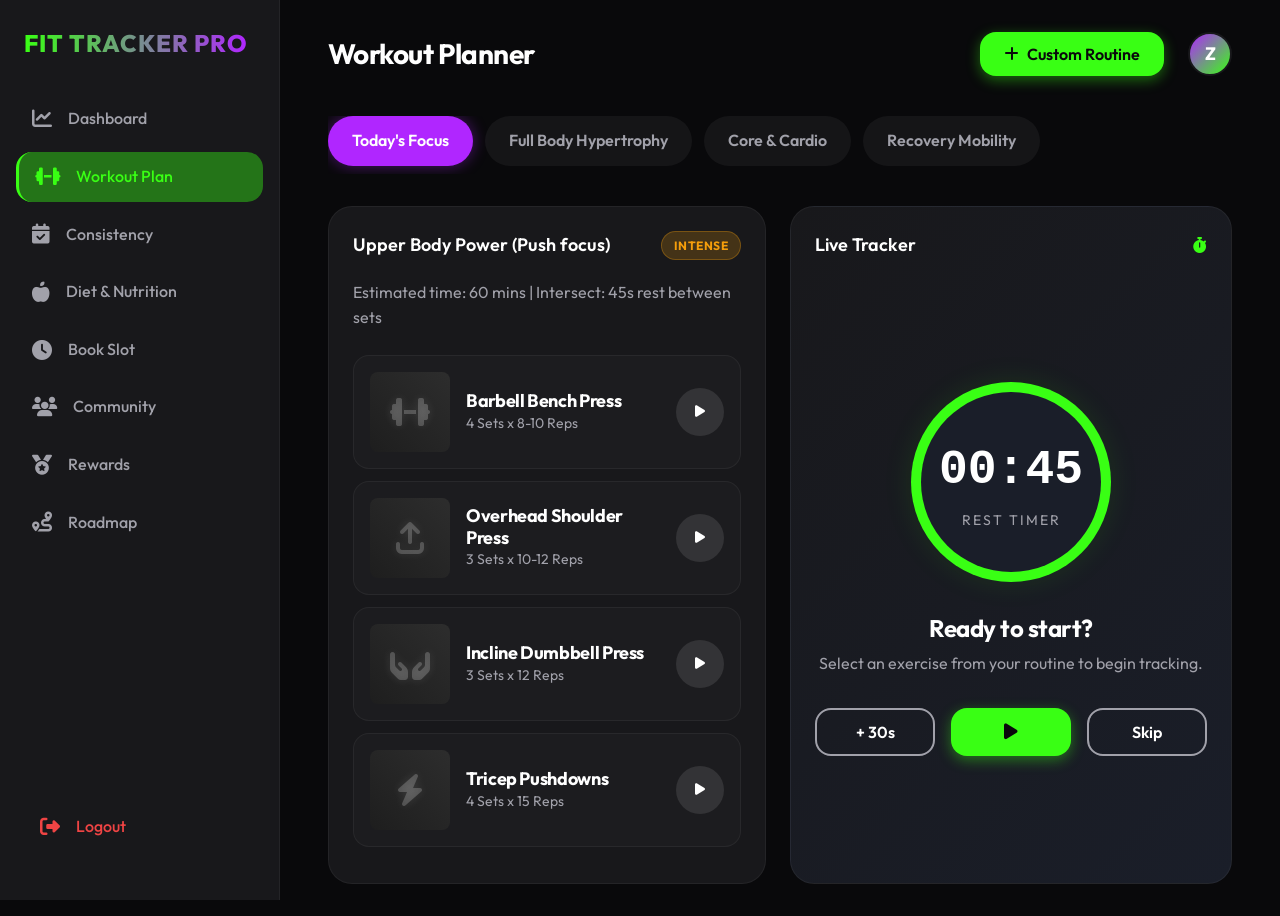
<file: workout.html>
<!DOCTYPE html>
<html lang="en">
<head>
    <meta charset="UTF-8">
    <meta name="viewport" content="width=device-width, initial-scale=1.0">
    <title>FIT TRACKER PRO | Workout Planner</title>
    <link rel="stylesheet" href="https://cdnjs.cloudflare.com/ajax/libs/font-awesome/6.4.0/css/all.min.css">
    <link rel="stylesheet" href="css/global.css">
    <link rel="stylesheet" href="css/layout.css">
    <link rel="stylesheet" href="css/components.css">
    <link rel="stylesheet" href="css/animations.css">
    <style>
        .workout-section {
            display: none;
            animation: fadeIn 0.4s ease-out;
        }
        .workout-section.active {
            display: block;
        }
        @keyframes fadeIn {
            from { opacity: 0; transform: translateY(10px); }
            to { opacity: 1; transform: translateY(0); }
        }
        .workout-video {
            width: 100%;
            height: 100%;
            object-fit: cover;
            border-radius: inherit;
        }
        .workout-card {
            display: flex;
            align-items: center;
            gap: 16px;
            padding: 16px;
            background: rgba(255,255,255,0.02);
            border: 1px solid rgba(255,255,255,0.05);
            border-radius: var(--radius-md);
            margin-bottom: 12px;
            transition: all var(--transition-fast);
        }
        .workout-card:hover {
            background: rgba(57, 255, 20, 0.05);
            border-color: var(--accent-neon-green);
        }
        .workout-img {
            width: 80px;
            height: 80px;
            border-radius: var(--radius-sm);
            overflow: hidden;
            background: #27272a;
            display: flex;
            align-items: center;
            justify-content: center;
        }
        .workout-info {
            flex: 1;
        }
        .play-btn {
            width: 48px;
            height: 48px;
            border-radius: 50%;
            background: rgba(255,255,255,0.1);
            color: var(--text-primary);
            display: flex;
            align-items: center;
            justify-content: center;
            transition: all var(--transition-bounce);
        }
        .workout-card:hover .play-btn {
            background: var(--accent-neon-green);
            color: var(--bg-dark);
            transform: scale(1.1);
            box-shadow: 0 0 15px var(--accent-neon-green-glow);
        }
        
        .routine-tab {
            padding: 12px 24px;
            border-radius: var(--radius-full);
            color: var(--text-secondary);
            font-weight: 600;
            background: rgba(255,255,255,0.05);
            cursor: pointer;
            transition: all var(--transition-fast);
            white-space: nowrap;
        }
        .routine-tab:hover {
            background: rgba(255,255,255,0.1);
        }
        .routine-tab.active {
            background: var(--accent-neon-purple);
            color: white;
            box-shadow: 0 0 15px var(--accent-neon-purple-glow);
        }
    </style>
</head>
<body>

    <div class="app-container">
        <!-- Sidebar -->
        <aside class="sidebar" id="sidebar">
            <div class="sidebar-header">
                <div class="logo-text">FIT TRACKER PRO</div>
            </div>

            <nav class="sidebar-nav">
                <a href="dashboard.html" class="nav-item">
                    <i class="fa-solid fa-chart-line nav-icon"></i>
                    <span>Dashboard</span>
                </a>
                <a href="workout.html" class="nav-item active">
                    <i class="fa-solid fa-dumbbell nav-icon"></i>
                    <span>Workout Plan</span>
                </a>
                <a href="attendance.html" class="nav-item">
                    <i class="fa-solid fa-calendar-check nav-icon"></i>
                    <span>Consistency</span>
                </a>
                <a href="diet.html" class="nav-item">
                    <i class="fa-solid fa-apple-whole nav-icon"></i>
                    <span>Diet & Nutrition</span>
                </a>
                <a href="booking.html" class="nav-item">
                    <i class="fa-solid fa-clock nav-icon"></i>
                    <span>Book Slot</span>
                </a>
                <a href="community.html" class="nav-item">
                    <i class="fa-solid fa-users nav-icon"></i>
                    <span>Community</span>
                </a>
                <a href="rewards.html" class="nav-item">
                    <i class="fa-solid fa-medal nav-icon"></i>
                    <span>Rewards</span>
                </a>
                <a href="roadmap.html" class="nav-item">
                    <i class="fa-solid fa-route nav-icon"></i>
                    <span>Roadmap</span>
                </a>
            </nav>

            <div class="sidebar-footer">
                <a href="index.html" class="nav-item" style="color: var(--danger);">
                    <i class="fa-solid fa-right-from-bracket nav-icon"></i>
                    <span>Logout</span>
                </a>
            </div>
        </aside>

        <!-- Main Content -->
        <main class="main-content" id="main-content">
            <!-- Topbar -->
            <header class="topbar">
                <i class="fa-solid fa-bars mobile-toggle" onclick="toggleSidebar()"></i>
                <h1 class="topbar-title animate-slide-up delay-100">Workout Planner</h1>
                
                <div class="topbar-actions animate-fade-in delay-200">
                    <button class="btn btn-primary"><i class="fa-solid fa-plus"></i> Custom Routine</button>
                    <div class="user-profile-mini" onclick="window.location.href='profile.html'">
                        <div class="avatar">Z</div>
                    </div>
                </div>
            </header>

            <!-- Workout Content -->
            <div class="animate-slide-up delay-300">
                <div style="display: flex; gap: 12px; margin-bottom: 32px; overflow-x: auto; padding-bottom: 8px;">
                    <div class="routine-tab active" data-target="today-focus">Today's Focus</div>
                    <div class="routine-tab" data-target="hypertrophy">Full Body Hypertrophy</div>
                    <div class="routine-tab" data-target="core-cardio">Core & Cardio</div>
                    <div class="routine-tab" data-target="recovery">Recovery Mobility</div>
                </div>

                <div class="grid-2">
                    <!-- Exercise Sections -->
                    <div class="card" style="grid-column: 1 / 2;">
                        
                        <!-- Today's Focus -->
                        <div id="today-focus" class="workout-section active">
                            <div class="card-header">
                                <span class="card-title">Upper Body Power (Push focus)</span>
                                <span class="badge badge-warning">INTENSE</span>
                            </div>
                            <p style="color: var(--text-secondary); margin-bottom: 24px;">Estimated time: 60 mins | Intersect: 45s rest between sets</p>

                            <div class="workout-card">
                                <div class="workout-img" style="background: linear-gradient(45deg, #1e1e1e, #2d2d2d);">
                                    <i class="fa-solid fa-dumbbell" style="position: absolute; color: rgba(255,255,255,0.2); font-size: 32px; text-shadow: 0 0 10px rgba(255,255,255,0.1);"></i>
                                    <video src="https://assets.mixkit.co/videos/preview/mixkit-man-working-out-at-the-gym-bench-press-32881-large.mp4" poster="https://images.unsplash.com/photo-1534438327276-14e5300c3a48?auto=format&fit=crop&w=300&q=80" class="workout-video" loop muted autoplay playsinline></video>
                                </div>
                                <div class="workout-info">
                                    <h4 style="font-size: 18px;">Barbell Bench Press</h4>
                                    <p style="color: var(--text-secondary); font-size: 14px;">4 Sets x 8-10 Reps</p>
                                </div>
                                <button class="play-btn"><i class="fa-solid fa-play"></i></button>
                            </div>

                            <div class="workout-card">
                                <div class="workout-img" style="background: linear-gradient(45deg, #1e1e1e, #2d2d2d);">
                                    <i class="fa-solid fa-arrow-up-from-bracket" style="position: absolute; color: rgba(255,255,255,0.2); font-size: 32px; text-shadow: 0 0 10px rgba(255,255,255,0.1);"></i>
                                    <video src="https://assets.mixkit.co/videos/preview/mixkit-man-doing-shoulder-presses-with-dumbbells-44160-large.mp4" poster="https://images.unsplash.com/photo-1581009146145-b5ef03a7403f?auto=format&fit=crop&w=300&q=80" class="workout-video" loop muted autoplay playsinline></video>
                                </div>
                                <div class="workout-info">
                                    <h4 style="font-size: 18px;">Overhead Shoulder Press</h4>
                                    <p style="color: var(--text-secondary); font-size: 14px;">3 Sets x 10-12 Reps</p>
                                </div>
                                <button class="play-btn"><i class="fa-solid fa-play"></i></button>
                            </div>

                            <div class="workout-card">
                                <div class="workout-img" style="background: linear-gradient(45deg, #1e1e1e, #2d2d2d);">
                                    <i class="fa-solid fa-hands-holding" style="position: absolute; color: rgba(255,255,255,0.2); font-size: 32px; text-shadow: 0 0 10px rgba(255,255,255,0.1);"></i>
                                    <video src="https://assets.mixkit.co/videos/preview/mixkit-man-doing-chest-presses-with-dumbbells-at-the-gym-44162-large.mp4" poster="https://images.unsplash.com/photo-1571019614242-c5c5dee9f50b?auto=format&fit=crop&w=300&q=80" class="workout-video" loop muted autoplay playsinline></video>
                                </div>
                                <div class="workout-info">
                                    <h4 style="font-size: 18px;">Incline Dumbbell Press</h4>
                                    <p style="color: var(--text-secondary); font-size: 14px;">3 Sets x 12 Reps</p>
                                </div>
                                <button class="play-btn"><i class="fa-solid fa-play"></i></button>
                            </div>

                            <div class="workout-card">
                                <div class="workout-img" style="background: linear-gradient(45deg, #1e1e1e, #2d2d2d);">
                                    <i class="fa-solid fa-bolt" style="position: absolute; color: rgba(255,255,255,0.2); font-size: 32px; text-shadow: 0 0 10px rgba(255,255,255,0.1);"></i>
                                    <video src="https://assets.mixkit.co/videos/preview/mixkit-man-training-his-triceps-on-a-cable-machine-44155-large.mp4" poster="https://images.unsplash.com/photo-1541534741688-6078c6bfb5c5?auto=format&fit=crop&w=300&q=80" class="workout-video" loop muted autoplay playsinline></video>
                                </div>
                                <div class="workout-info">
                                    <h4 style="font-size: 18px;">Tricep Pushdowns</h4>
                                    <p style="color: var(--text-secondary); font-size: 14px;">4 Sets x 15 Reps</p>
                                </div>
                                <button class="play-btn"><i class="fa-solid fa-play"></i></button>
                            </div>
                        </div>

                        <div id="hypertrophy" class="workout-section">
                            <div class="card-header">
                                <span class="card-title">Full Body Hypertrophy</span>
                                <span class="badge badge-success">VERSATILE</span>
                            </div>
                            <p style="color: var(--text-secondary); margin-bottom: 24px;">Estimated time: 75 mins | Focus: Volume & Form</p>

                            <div class="workout-card">
                                <div class="workout-img" style="background: linear-gradient(45deg, #1e1e1e, #2d2d2d);">
                                    <i class="fa-solid fa-child-reaching" style="position: absolute; color: rgba(255,255,255,0.2); font-size: 32px; text-shadow: 0 0 10px rgba(255,255,255,0.1);"></i>
                                    <video src="https://assets.mixkit.co/videos/preview/mixkit-man-doing-squats-with-a-barbell-at-the-gym-44153-large.mp4" poster="https://images.unsplash.com/photo-1574673130244-c3e2501dcbea?auto=format&fit=crop&w=300&q=80" class="workout-video" loop muted autoplay playsinline></video>
                                </div>
                                <div class="workout-info">
                                    <h4 style="font-size: 18px;">Barbell Squats</h4>
                                    <p style="color: var(--text-secondary); font-size: 14px;">4 Sets x 8-10 Reps</p>
                                </div>
                                <button class="play-btn"><i class="fa-solid fa-play"></i></button>
                            </div>

                            <div class="workout-card">
                                <div class="workout-img" style="background: linear-gradient(45deg, #1e1e1e, #2d2d2d);">
                                    <i class="fa-solid fa-weight-hanging" style="position: absolute; color: rgba(255,255,255,0.2); font-size: 32px; text-shadow: 0 0 10px rgba(255,255,255,0.1);"></i>
                                    <video src="https://assets.mixkit.co/videos/preview/mixkit-man-doing-deadlifts-at-the-gym-44158-large.mp4" poster="https://images.unsplash.com/photo-1517836357463-d25dfeac3438?auto=format&fit=crop&w=300&q=80" class="workout-video" loop muted autoplay playsinline></video>
                                </div>
                                <div class="workout-info">
                                    <h4 style="font-size: 18px;">Deadlifts</h4>
                                    <p style="color: var(--text-secondary); font-size: 14px;">3 Sets x 5-8 Reps</p>
                                </div>
                                <button class="play-btn"><i class="fa-solid fa-play"></i></button>
                            </div>

                            <div class="workout-card">
                                <div class="workout-img" style="background: linear-gradient(45deg, #1e1e1e, #2d2d2d);">
                                    <i class="fa-solid fa-lines-leaning" style="position: absolute; color: rgba(255,255,255,0.2); font-size: 32px; text-shadow: 0 0 10px rgba(255,255,255,0.1);"></i>
                                    <video src="https://assets.mixkit.co/videos/preview/mixkit-man-doing-pull-ups-44161-large.mp4" poster="https://images.unsplash.com/photo-1598971639058-fab3c0da4bac?auto=format&fit=crop&w=300&q=80" class="workout-video" loop muted autoplay playsinline></video>
                                </div>
                                <div class="workout-info">
                                    <h4 style="font-size: 18px;">Pull Ups (Weighted)</h4>
                                    <p style="color: var(--text-secondary); font-size: 14px;">3 Sets x AMRAP</p>
                                </div>
                                <button class="play-btn"><i class="fa-solid fa-play"></i></button>
                            </div>

                            <div class="workout-card">
                                <div class="workout-img" style="background: linear-gradient(45deg, #1e1e1e, #2d2d2d);">
                                    <i class="fa-solid fa-hand-holding-hand" style="position: absolute; color: rgba(255,255,255,0.2); font-size: 32px; text-shadow: 0 0 10px rgba(255,255,255,0.1);"></i>
                                    <video src="https://assets.mixkit.co/videos/preview/mixkit-young-man-exercising-in-the-gym-32876-large.mp4" poster="https://images.unsplash.com/photo-1581009137042-c552e485697a?auto=format&fit=crop&w=300&q=80" class="workout-video" loop muted autoplay playsinline></video>
                                </div>
                                <div class="workout-info">
                                    <h4 style="font-size: 18px;">Standing Bicep Curls</h4>
                                    <p style="color: var(--text-secondary); font-size: 14px;">3 Sets x 12-15 Reps</p>
                                </div>
                                <button class="play-btn"><i class="fa-solid fa-play"></i></button>
                            </div>
                        </div>

                        <div id="core-cardio" class="workout-section">
                            <div class="card-header">
                                <span class="card-title">Core & Cardio</span>
                                <span class="badge badge-info">ENDURANCE</span>
                            </div>
                            <p style="color: var(--text-secondary); margin-bottom: 24px;">Estimated time: 45 mins | Goal: Heart rate 140bpm+</p>

                            <div class="workout-card">
                                <div class="workout-img" style="background: linear-gradient(45deg, #1e1e1e, #2d2d2d);">
                                    <i class="fa-solid fa-person-running" style="position: absolute; color: rgba(255,255,255,0.2); font-size: 32px; text-shadow: 0 0 10px rgba(255,255,255,0.1);"></i>
                                    <video src="https://assets.mixkit.co/videos/preview/mixkit-man-running-on-treadmill-in-gym-32883-large.mp4" poster="https://images.unsplash.com/photo-1538805060514-97d9cc17730c?auto=format&fit=crop&w=300&q=80" class="workout-video" loop muted autoplay playsinline></video>
                                </div>
                                <div class="workout-info">
                                    <h4 style="font-size: 18px;">HIIT Treadmill Sprints</h4>
                                    <p style="color: var(--text-secondary); font-size: 14px;">10 Intervals x 30s</p>
                                </div>
                                <button class="play-btn"><i class="fa-solid fa-play"></i></button>
                            </div>

                            <div class="workout-card">
                                <div class="workout-img" style="background: linear-gradient(45deg, #1e1e1e, #2d2d2d);">
                                    <i class="fa-solid fa-mountain" style="position: absolute; color: rgba(255,255,255,0.2); font-size: 32px; text-shadow: 0 0 10px rgba(255,255,255,0.1);"></i>
                                    <video src="https://assets.mixkit.co/videos/preview/mixkit-man-doing-mountain-climbers-exercise-44166-large.mp4" poster="https://images.unsplash.com/photo-1434608519344-49d77a699e1d?auto=format&fit=crop&w=300&q=80" class="workout-video" loop muted autoplay playsinline></video>
                                </div>
                                <div class="workout-info">
                                    <h4 style="font-size: 18px;">Mountain Climbers</h4>
                                    <p style="color: var(--text-secondary); font-size: 14px;">4 Sets x 45s</p>
                                </div>
                                <button class="play-btn"><i class="fa-solid fa-play"></i></button>
                            </div>

                            <div class="workout-card">
                                <div class="workout-img" style="background: linear-gradient(45deg, #1e1e1e, #2d2d2d);">
                                    <i class="fa-solid fa-shield-halved" style="position: absolute; color: rgba(255,255,255,0.2); font-size: 32px; text-shadow: 0 0 10px rgba(255,255,255,0.1);"></i>
                                    <video src="https://assets.mixkit.co/videos/preview/mixkit-man-doing-plank-exercise-at-the-gym-44165-large.mp4" poster="https://images.unsplash.com/photo-1566241134883-13eb2393a3cc?auto=format&fit=crop&w=300&q=80" class="workout-video" loop muted autoplay playsinline></video>
                                </div>
                                <div class="workout-info">
                                    <h4 style="font-size: 18px;">Weighted Plank</h4>
                                    <p style="color: var(--text-secondary); font-size: 14px;">3 Sets x 60s</p>
                                </div>
                                <button class="play-btn"><i class="fa-solid fa-play"></i></button>
                            </div>

                            <div class="workout-card">
                                <div class="workout-img" style="background: linear-gradient(45deg, #1e1e1e, #2d2d2d);">
                                    <i class="fa-solid fa-burst" style="position: absolute; color: rgba(255,255,255,0.2); font-size: 32px; text-shadow: 0 0 10px rgba(255,255,255,0.1);"></i>
                                    <video src="https://assets.mixkit.co/videos/preview/mixkit-man-doing-jumping-jacks-at-gym-44168-large.mp4" poster="https://images.unsplash.com/photo-1599058917233-97f847109d71?auto=format&fit=crop&w=300&q=80" class="workout-video" loop muted autoplay playsinline></video>
                                </div>
                                <div class="workout-info">
                                    <h4 style="font-size: 18px;">Burpees</h4>
                                    <p style="color: var(--text-secondary); font-size: 14px;">4 Sets x 15 Reps</p>
                                </div>
                                <button class="play-btn"><i class="fa-solid fa-play"></i></button>
                            </div>
                        </div>

                        <div id="recovery" class="workout-section">
                            <div class="card-header">
                                <span class="card-title">Recovery Mobility</span>
                                <span class="badge badge-purple">RECOVERY</span>
                            </div>
                            <p style="color: var(--text-secondary); margin-bottom: 24px;">Estimated time: 20 mins | Goal: Flexibility & Joint Health</p>

                            <div class="workout-card">
                                <div class="workout-img" style="background: linear-gradient(45deg, #1e1e1e, #2d2d2d);">
                                    <i class="fa-solid fa-spa" style="position: absolute; color: rgba(255,255,255,0.2); font-size: 32px; text-shadow: 0 0 10px rgba(255,255,255,0.1);"></i>
                                    <video src="https://assets.mixkit.co/videos/preview/mixkit-woman-doing-yoga-on-a-mat-44152-large.mp4" poster="https://images.unsplash.com/photo-1544367567-0f2fcb009e0b?auto=format&fit=crop&w=300&q=80" class="workout-video" loop muted autoplay playsinline></video>
                                </div>
                                <div class="workout-info">
                                    <h4 style="font-size: 18px;">Downward Dog Flow</h4>
                                    <p style="color: var(--text-secondary); font-size: 14px;">3 Sets x 45s hold</p>
                                </div>
                                <button class="play-btn"><i class="fa-solid fa-play"></i></button>
                            </div>

                            <div class="workout-card">
                                <div class="workout-img" style="background: linear-gradient(45deg, #1e1e1e, #2d2d2d);">
                                    <i class="fa-solid fa-arrows-left-right" style="position: absolute; color: rgba(255,255,255,0.2); font-size: 32px; text-shadow: 0 0 10px rgba(255,255,255,0.1);"></i>
                                    <video src="https://assets.mixkit.co/videos/preview/mixkit-woman-doing-stretching-exercises-32872-large.mp4" poster="https://images.unsplash.com/photo-1552196564-97c84413b1c2?auto=format&fit=crop&w=300&q=80" class="workout-video" loop muted autoplay playsinline></video>
                                </div>
                                <div class="workout-info">
                                    <h4 style="font-size: 18px;">Dynamic Hamstring Stretch</h4>
                                    <p style="color: var(--text-secondary); font-size: 14px;">2 Sets x 12 reps / side</p>
                                </div>
                                <button class="play-btn"><i class="fa-solid fa-play"></i></button>
                            </div>

                            <div class="workout-card">
                                <div class="workout-img" style="background: linear-gradient(45deg, #1e1e1e, #2d2d2d);">
                                    <i class="fa-solid fa-rotate" style="position: absolute; color: rgba(255,255,255,0.2); font-size: 32px; text-shadow: 0 0 10px rgba(255,255,255,0.1);"></i>
                                    <video src="https://assets.mixkit.co/videos/preview/mixkit-young-woman-doing-exercises-on-the-beach-at-sunset-32873-large.mp4" poster="https://images.unsplash.com/photo-1599447421416-3414502d18a5?auto=format&fit=crop&w=300&q=80" class="workout-video" loop muted autoplay playsinline></video>
                                </div>
                                <div class="workout-info">
                                    <h4 style="font-size: 18px;">Thoracic Spine Rotation</h4>
                                    <p style="color: var(--text-secondary); font-size: 14px;">3 Sets x 10 reps / side</p>
                                </div>
                                <button class="play-btn"><i class="fa-solid fa-play"></i></button>
                            </div>

                            <div class="workout-card">
                                <div class="workout-img" style="background: linear-gradient(45deg, #1e1e1e, #2d2d2d);">
                                    <i class="fa-solid fa-person-praying" style="position: absolute; color: rgba(255,255,255,0.2); font-size: 32px; text-shadow: 0 0 10px rgba(255,255,255,0.1);"></i>
                                    <video src="https://assets.mixkit.co/videos/preview/mixkit-woman-training-at-sunrise-44170-large.mp4" poster="https://images.unsplash.com/photo-1517130595327-e7ad97023ab3?auto=format&fit=crop&w=300&q=80" class="workout-video" loop muted autoplay playsinline></video>
                                </div>
                                <div class="workout-info">
                                    <h4 style="font-size: 18px;">Deep Squat Mobility</h4>
                                    <p style="color: var(--text-secondary); font-size: 14px;">3 Sets x 60s</p>
                                </div>
                                <button class="play-btn"><i class="fa-solid fa-play"></i></button>
                            </div>
                        </div>
                    </div>

                    <!-- Active Tracker / Timer -->
                    <div class="card" style="background: linear-gradient(135deg, var(--bg-card), #1a1e29); display: flex; flex-direction: column;">
                        <div class="card-header">
                            <span class="card-title">Live Tracker</span>
                            <i class="fa-solid fa-stopwatch" style="color: var(--accent-neon-green);"></i>
                        </div>
                        
                        <div style="flex: 1; display: flex; flex-direction: column; align-items: center; justify-content: center; text-align: center; padding: 40px 0;">
                            <div id="timer-ring" style="width: 200px; height: 200px; border-radius: 50%; display: flex; flex-direction: column; align-items: center; justify-content: center; margin-bottom: 32px; box-shadow: 0 0 30px rgba(57, 255, 20, 0.1); transition: all 0.3s ease; position: relative; background: conic-gradient(var(--accent-neon-green) 100%, rgba(255,255,255,0.05) 0);">
                                <!-- Background mask to create ring effect -->
                                <div style="position: absolute; inset: 10px; background: #1a1e29; border-radius: 50%; z-index: 1;"></div>
                                
                                <div style="position: relative; z-index: 2;">
                                    <div id="timer-display" style="font-size: 48px; font-weight: 800; font-family: monospace;">00:45</div>
                                    <div id="timer-label" style="color: var(--text-secondary); font-size: 14px; text-transform: uppercase; letter-spacing: 2px;">Rest Timer</div>
                                </div>
                            </div>

                            <h3 id="tracker-status" style="font-size: 24px; margin-bottom: 8px;">Ready to start?</h3>
                            <p id="tracker-subtext" style="color: var(--text-secondary); margin-bottom: 32px;">Select an exercise from your routine to begin tracking.</p>

                            <div style="display: flex; gap: 16px;">
                                <button id="timer-add-30" class="btn btn-outline" style="width: 120px;">+ 30s</button>
                                <button id="timer-toggle" class="btn btn-primary" style="width: 120px; font-size: 18px;"><i class="fa-solid fa-play"></i></button>
                                <button id="timer-skip" class="btn btn-outline" style="width: 120px;">Skip</button>
                            </div>
                        </div>
                    </div>
                </div>
            </div>
            
        </main>
    </div>

    <script src="js/app.js"></script>
</body>
</html>
</file>
<file: css/global.css>
@import url('https://fonts.googleapis.com/css2?family=Outfit:wght@300;400;500;600;700;800&display=swap');

:root {
    /* Color Palette */
    --bg-dark: #09090b; /* Very dark zinc */
    --bg-card: #18181b; /* Dark zinc */
    --bg-card-hover: #27272a;
    
    --text-primary: #ffffff;
    --text-secondary: #a1a1aa;
    
    /* Gen-Z Tech & Fitness Accents */
    --accent-neon-green: #39ff14; /* Energy / Go */
    --accent-neon-green-glow: rgba(57, 255, 20, 0.4);
    --accent-neon-purple: #b026ff; /* Future / Premium */
    --accent-neon-purple-glow: rgba(176, 38, 255, 0.4);
    
    --danger: #ef4444;
    --success: #22c55e;
    --warning: #f59e0b;
    
    /* Typography */
    --font-main: 'Outfit', sans-serif;
    
    /* Border Radius */
    --radius-sm: 8px;
    --radius-md: 16px;
    --radius-lg: 24px;
    --radius-full: 9999px;
    
    /* Transitions */
    --transition-fast: 0.2s ease;
    --transition-normal: 0.3s ease;
    --transition-bounce: 0.4s cubic-bezier(0.175, 0.885, 0.32, 1.275);
}

* {
    margin: 0;
    padding: 0;
    box-sizing: border-box;
}

body {
    font-family: var(--font-main);
    background-color: var(--bg-dark);
    color: var(--text-primary);
    line-height: 1.6;
    overflow-x: hidden;
    -webkit-font-smoothing: antialiased;
}

h1, h2, h3, h4, h5, h6 {
    font-weight: 700;
    letter-spacing: -0.02em;
    line-height: 1.2;
}

a {
    color: var(--accent-neon-green);
    text-decoration: none;
    transition: color var(--transition-fast);
}

a:hover {
    color: #fff;
    text-shadow: 0 0 8px var(--accent-neon-green-glow);
}

ul {
    list-style: none;
}

button {
    font-family: var(--font-main);
    cursor: pointer;
    border: none;
    outline: none;
    background: none;
}

input, textarea, select {
    font-family: var(--font-main);
    background: var(--bg-card);
    border: 1px solid rgba(255,255,255,0.1);
    color: var(--text-primary);
    outline: none;
}

input:focus, textarea:focus, select:focus {
    border-color: var(--accent-neon-green);
    box-shadow: 0 0 0 2px var(--accent-neon-green-glow);
}

/* Glassmorphism utility */
.glass-panel {
    background: rgba(24, 24, 27, 0.6);
    backdrop-filter: blur(12px);
    -webkit-backdrop-filter: blur(12px);
    border: 1px solid rgba(255, 255, 255, 0.05);
}

/* Scrollbar */
::-webkit-scrollbar {
    width: 6px;
    height: 6px;
}
::-webkit-scrollbar-track {
    background: var(--bg-dark);
}
::-webkit-scrollbar-thumb {
    background: #3f3f46;
    border-radius: var(--radius-full);
}
::-webkit-scrollbar-thumb:hover {
    background: var(--accent-neon-purple);
}
</file>
<file: css/layout.css>
/* Layout & Utilities */

.app-container {
    display: flex;
    min-height: 100vh;
    width: 100%;
}

/* Sidebar Navigation */
.sidebar {
    width: 280px;
    background: var(--bg-card);
    border-right: 1px solid rgba(255, 255, 255, 0.05);
    display: flex;
    flex-direction: column;
    padding: 24px 0;
    position: fixed;
    height: 100vh;
    z-index: 100;
    transition: transform var(--transition-normal);
}

.sidebar-header {
    padding: 0 24px 32px;
    display: flex;
    align-items: center;
    gap: 12px;
}

.logo-text {
    font-size: 24px;
    font-weight: 800;
    background: linear-gradient(90deg, var(--accent-neon-green), var(--accent-neon-purple));
    -webkit-background-clip: text;
    -webkit-text-fill-color: transparent;
    text-transform: uppercase;
    letter-spacing: 1px;
}

.sidebar-nav {
    flex: 1;
    overflow-y: auto;
    padding: 0 16px;
    display: flex;
    flex-direction: column;
    gap: 8px;
}

.nav-item {
    display: flex;
    align-items: center;
    gap: 16px;
    padding: 12px 16px;
    border-radius: var(--radius-md);
    color: var(--text-secondary);
    font-weight: 500;
    transition: all var(--transition-fast);
}

.nav-item:hover, .nav-item.active {
    background: rgba(255, 255, 255, 0.05);
    color: var(--text-primary);
}

.nav-item.active {
    background: var(--accent-neon-green-glow);
    color: var(--accent-neon-green);
    border-left: 3px solid var(--accent-neon-green);
}

.nav-icon {
    font-size: 20px;
}

.sidebar-footer {
    padding: 24px;
    margin-top: auto;
}

/* Main Content Area */
.main-content {
    flex: 1;
    margin-left: 280px;
    padding: 32px 48px;
    display: flex;
    flex-direction: column;
    min-height: 100vh;
}

/* Topbar */
.topbar {
    display: flex;
    justify-content: space-between;
    align-items: center;
    margin-bottom: 40px;
}

.topbar-title {
    font-size: 28px;
    font-weight: 700;
}

.topbar-actions {
    display: flex;
    align-items: center;
    gap: 24px;
}

.user-profile-mini {
    display: flex;
    align-items: center;
    gap: 12px;
    cursor: pointer;
}

.avatar {
    width: 44px;
    height: 44px;
    border-radius: var(--radius-full);
    background: linear-gradient(135deg, var(--accent-neon-purple), var(--accent-neon-green));
    display: flex;
    align-items: center;
    justify-content: center;
    font-weight: 700;
    font-size: 18px;
    border: 2px solid var(--bg-card);
}

/* Mobile Toggle */
.mobile-toggle {
    display: none;
    font-size: 24px;
    color: var(--text-primary);
}

/* Grid System */
.grid-1 { display: grid; grid-template-columns: 1fr; gap: 24px; }
.grid-2 { display: grid; grid-template-columns: repeat(2, 1fr); gap: 24px; }
.grid-3 { display: grid; grid-template-columns: repeat(3, 1fr); gap: 24px; }
.grid-4 { display: grid; grid-template-columns: repeat(4, 1fr); gap: 24px; }

/* Responsive adjustments */
@media (max-width: 1024px) {
    .sidebar {
        transform: translateX(-100%);
    }
    .sidebar.open {
        transform: translateX(0);
    }
    .main-content {
        margin-left: 0;
        padding: 24px;
    }
    .mobile-toggle {
        display: block;
    }
    .grid-4 { grid-template-columns: repeat(2, 1fr); }
    .grid-3 { grid-template-columns: repeat(2, 1fr); }
}

@media (max-width: 768px) {
    .grid-2, .grid-3, .grid-4 { grid-template-columns: 1fr; }
}
</file>
<file: css/components.css>
/* Common Components */

/* Buttons */
.btn {
    display: inline-flex;
    align-items: center;
    justify-content: center;
    gap: 8px;
    padding: 12px 24px;
    border-radius: var(--radius-md);
    font-weight: 600;
    font-size: 16px;
    transition: all var(--transition-bounce);
}

.btn-primary {
    background: var(--accent-neon-green);
    color: var(--bg-dark);
    box-shadow: 0 4px 14px var(--accent-neon-green-glow);
}

.btn-primary:hover {
    transform: translateY(-2px);
    box-shadow: 0 6px 20px var(--accent-neon-green-glow);
    background: #4dff28;
}

.btn-secondary {
    background: var(--accent-neon-purple);
    color: #fff;
    box-shadow: 0 4px 14px var(--accent-neon-purple-glow);
}

.btn-secondary:hover {
    transform: translateY(-2px);
    box-shadow: 0 6px 20px var(--accent-neon-purple-glow);
    background: #bf45ff;
}

.btn-outline {
    background: transparent;
    border: 2px solid var(--text-secondary);
    color: var(--text-primary);
}

.btn-outline:hover {
    border-color: var(--accent-neon-green);
    color: var(--accent-neon-green);
}

/* Cards */
.card {
    background: var(--bg-card);
    border-radius: var(--radius-lg);
    padding: 24px;
    border: 1px solid rgba(255,255,255,0.05);
    transition: transform var(--transition-normal), box-shadow var(--transition-normal);
}

.card:hover {
    transform: translateY(-4px);
    box-shadow: 0 10px 30px rgba(0,0,0,0.5);
    border-color: rgba(255,255,255,0.1);
}

.card-header {
    display: flex;
    justify-content: space-between;
    align-items: center;
    margin-bottom: 20px;
}

.card-title {
    font-size: 18px;
    font-weight: 600;
}

/* Inputs & Forms */
.form-group {
    margin-bottom: 20px;
}

.form-label {
    display: block;
    margin-bottom: 8px;
    font-size: 14px;
    color: var(--text-secondary);
    font-weight: 500;
}

.form-control {
    width: 100%;
    padding: 14px 16px;
    border-radius: var(--radius-md);
    font-size: 16px;
    transition: all var(--transition-fast);
}

.form-control.with-icon {
    padding-left: 48px;
}

.input-icon-wrapper {
    position: relative;
}

.input-icon {
    position: absolute;
    left: 16px;
    top: 50%;
    transform: translateY(-50%);
    color: var(--text-secondary);
    font-size: 20px;
}

/* Badges / Tags */
.badge {
    padding: 4px 12px;
    border-radius: var(--radius-full);
    font-size: 12px;
    font-weight: 700;
    text-transform: uppercase;
    letter-spacing: 0.5px;
}

.badge-success {
    background: rgba(34, 197, 94, 0.2);
    color: var(--success);
    border: 1px solid rgba(34, 197, 94, 0.3);
}

.badge-warning {
    background: rgba(245, 158, 11, 0.2);
    color: var(--warning);
    border: 1px solid rgba(245, 158, 11, 0.3);
}

.badge-neon {
    background: var(--accent-neon-green-glow);
    color: var(--accent-neon-green);
    border: 1px solid var(--accent-neon-green);
}

.badge-info {
    background: rgba(59, 130, 246, 0.2);
    color: #60a5fa;
    border: 1px solid rgba(59, 130, 246, 0.3);
}

.badge-purple {
    background: rgba(176, 38, 255, 0.2);
    color: var(--accent-neon-purple);
    border: 1px solid rgba(176, 38, 255, 0.3);
}

/* Progress Bars */
.progress-container {
    width: 100%;
    height: 8px;
    background: rgba(255,255,255,0.1);
    border-radius: var(--radius-full);
    overflow: hidden;
    margin-top: 8px;
}

.progress-bar {
    height: 100%;
    background: linear-gradient(90deg, var(--accent-neon-purple), var(--accent-neon-green));
    border-radius: var(--radius-full);
    transition: width 1s ease-out;
}
</file>
<file: css/animations.css>
@keyframes pulseGlow {
    0% { box-shadow: 0 0 10px var(--accent-neon-green-glow); }
    50% { box-shadow: 0 0 20px rgba(57, 255, 20, 0.8); }
    100% { box-shadow: 0 0 10px var(--accent-neon-green-glow); }
}

@keyframes slideInUp {
    from { opacity: 0; transform: translateY(20px); }
    to { opacity: 1; transform: translateY(0); }
}

@keyframes fadeIn {
    from { opacity: 0; }
    to { opacity: 1; }
}

@keyframes slideInRight {
    from { opacity: 0; transform: translateX(20px); }
    to { opacity: 1; transform: translateX(0); }
}

.animate-slide-up {
    animation: slideInUp 0.5s ease forwards;
    opacity: 0;
}

.animate-fade-in {
    animation: fadeIn 0.5s ease forwards;
    opacity: 0;
}

.animate-slide-right {
    animation: slideInRight 0.5s ease forwards;
    opacity: 0;
}

.delay-100 { animation-delay: 100ms; }
.delay-200 { animation-delay: 200ms; }
.delay-300 { animation-delay: 300ms; }
.delay-400 { animation-delay: 400ms; }
</file>
